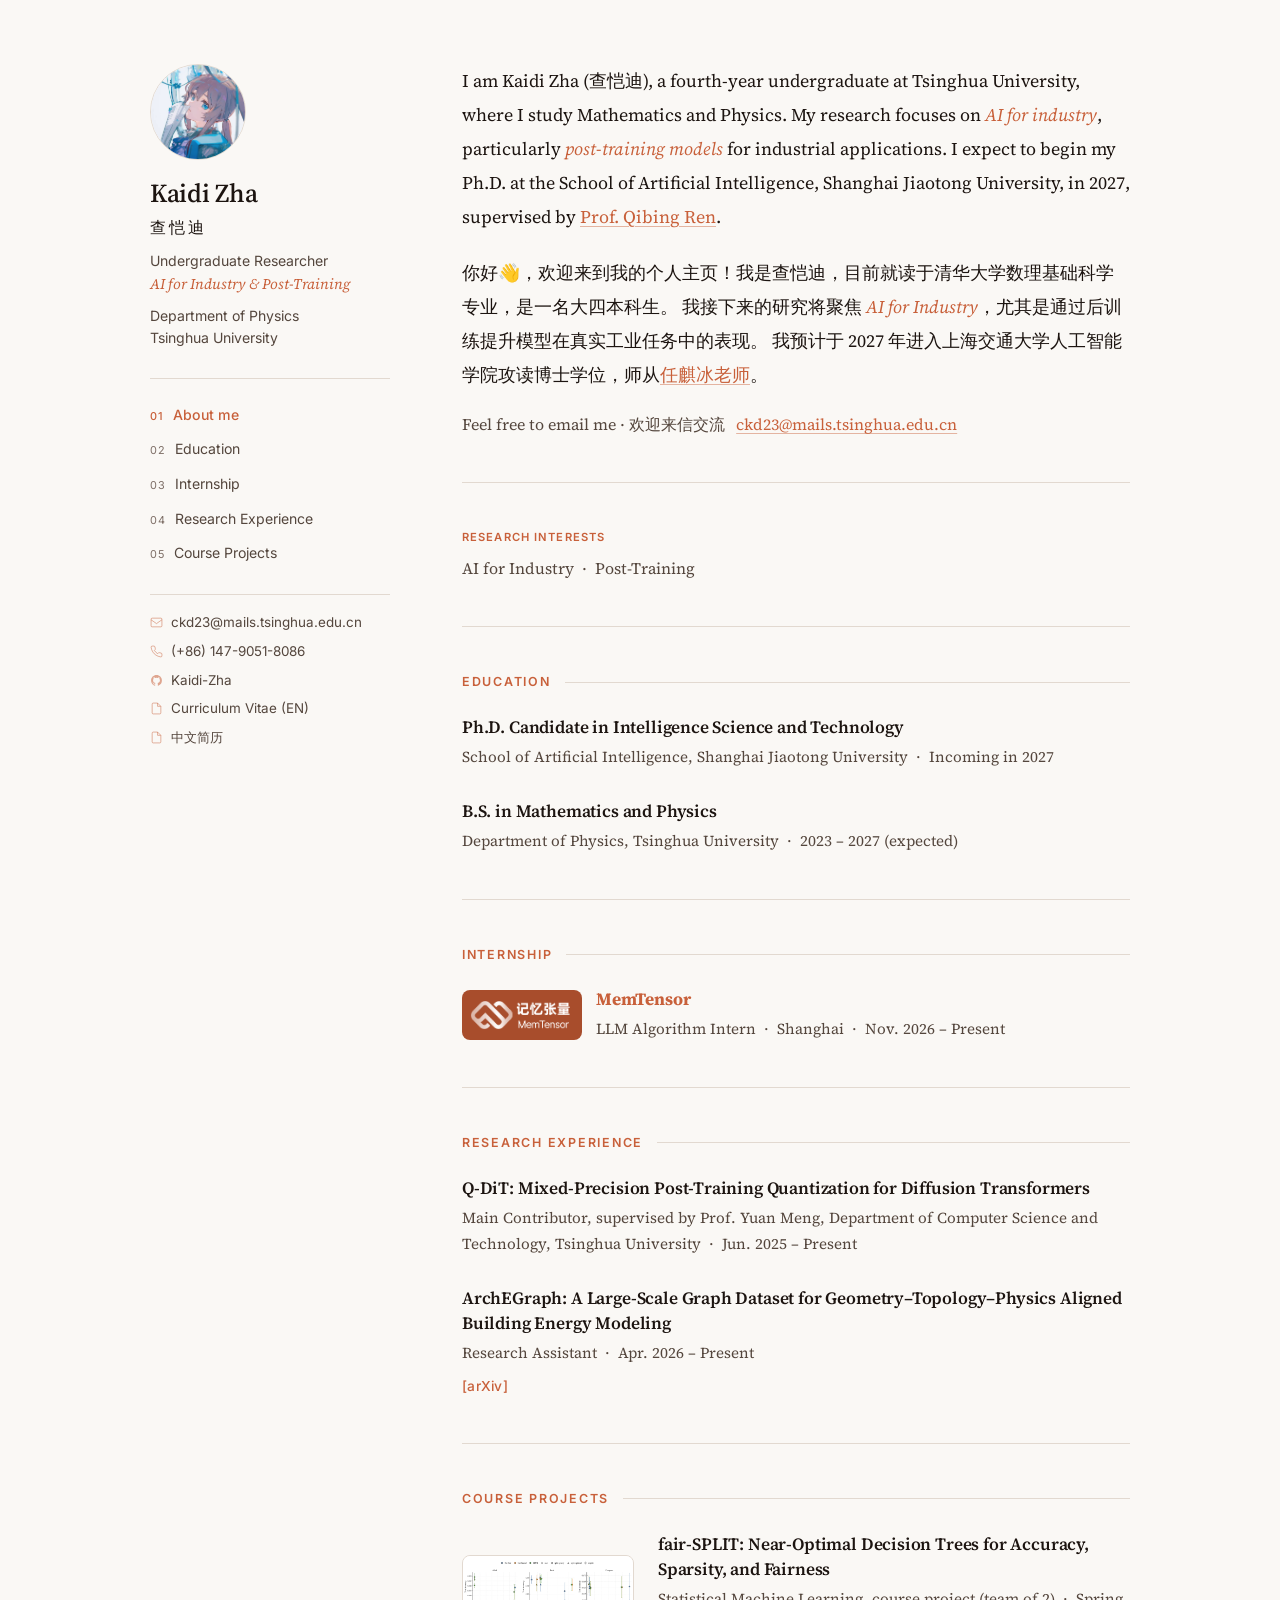
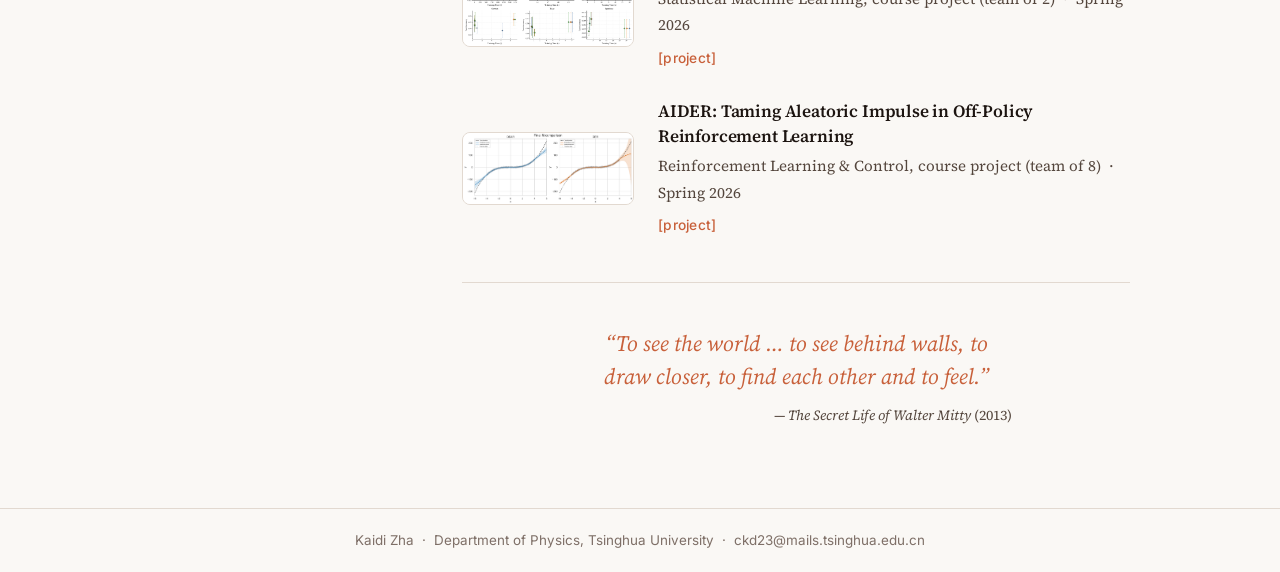
<file: index.html>
<!DOCTYPE html>
<html lang="en">
<head>
  <meta charset="UTF-8">
  <meta name="viewport" content="width=device-width, initial-scale=1.0">
  <meta name="description" content="Kaidi Zha (查恺迪) is a Tsinghua University undergraduate studying mathematics and physics and researching AI for industry and model post-training.">
  <meta name="robots" content="index,follow">
  <meta name="google-site-verification" content="t2vJsCq-tnuLvbwlPQ9pcr9ioPnutmh4Z7WQYjHihfY">
  <link rel="canonical" href="https://kaidi-zha.github.io/">
  <meta property="og:type" content="profile">
  <meta property="og:url" content="https://kaidi-zha.github.io/">
  <meta property="og:title" content="Kaidi Zha (查恺迪) | Tsinghua University">
  <meta property="og:description" content="Kaidi Zha (查恺迪) is a Tsinghua University undergraduate studying mathematics and physics and researching AI for industry and model post-training.">
  <meta property="og:image" content="https://kaidi-zha.github.io/assets/avatar.jpg">
  <meta property="og:site_name" content="Kaidi Zha">
  <meta property="og:locale" content="en_US">
  <meta name="twitter:card" content="summary">
  <meta name="twitter:title" content="Kaidi Zha (查恺迪) | Tsinghua University">
  <meta name="twitter:description" content="Kaidi Zha (查恺迪) is a Tsinghua University undergraduate studying mathematics and physics and researching AI for industry and model post-training.">
  <meta name="twitter:image" content="https://kaidi-zha.github.io/assets/avatar.jpg">
  <title>Kaidi Zha (查恺迪) | Tsinghua University</title>
  <script type="application/ld+json">
  {
    "@context": "https://schema.org",
    "@type": "ProfilePage",
    "url": "https://kaidi-zha.github.io/",
    "mainEntity": {
      "@type": "Person",
      "name": "Kaidi Zha",
      "alternateName": "查恺迪",
      "url": "https://kaidi-zha.github.io/",
      "image": "https://kaidi-zha.github.io/assets/avatar.jpg",
      "email": "mailto:ckd23@mails.tsinghua.edu.cn",
      "jobTitle": "Undergraduate Researcher",
      "affiliation": {
        "@type": "CollegeOrUniversity",
        "name": "Tsinghua University",
        "alternateName": "清华大学"
      },
      "knowsAbout": ["AI for Industry", "Model Post-Training"],
      "sameAs": ["https://github.com/Kaidi-Zha"]
    }
  }
  </script>
  <link rel="preconnect" href="https://fonts.googleapis.com">
  <link rel="preconnect" href="https://fonts.gstatic.com" crossorigin>
  <link href="https://fonts.googleapis.com/css2?family=Inter:wght@300;400;500;600&family=Source+Serif+4:ital,opsz,wght@0,8..60,300..700;1,8..60,300..700&display=swap" rel="stylesheet">
  <link rel="stylesheet" href="assets/css/style.css">
</head>
<body>

  <div class="layout">

    <!-- ── Sidebar ── -->
    <aside class="sidebar">
      <img src="assets/avatar.jpg" alt="Kaidi Zha (查恺迪)" class="avatar">
      <h1>
        Kaidi Zha
        <span class="zh-name" lang="zh-Hans">查恺迪</span>
      </h1>
      <p class="role">Undergraduate Researcher</p>
      <p class="role focus"><em>AI for Industry &amp; Post-Training</em></p>
      <p class="affil">Department of Physics<br>Tsinghua University</p>

      <nav class="side-nav">
        <a href="#about">About me</a>
        <a href="#education">Education</a>
        <a href="#internship">Internship</a>
        <a href="#research">Research Experience</a>
        <a href="#projects">Course Projects</a>
      </nav>

      <ul class="contact-list">
        <li>
          <svg viewBox="0 0 24 24" fill="none" stroke="currentColor" stroke-width="1.6"><rect x="2" y="4" width="20" height="16" rx="2"/><path d="m2 7 10 7 10-7"/></svg>
          <a href="mailto:ckd23@mails.tsinghua.edu.cn">ckd23@mails.tsinghua.edu.cn</a>
        </li>
        <li>
          <svg viewBox="0 0 24 24" fill="none" stroke="currentColor" stroke-width="1.6"><path d="M22 16.92v3a2 2 0 0 1-2.18 2 19.79 19.79 0 0 1-8.63-3.07 19.5 19.5 0 0 1-6-6A19.79 19.79 0 0 1 2.12 4.18 2 2 0 0 1 4.11 2h3a2 2 0 0 1 2 1.72c.127.96.361 1.903.7 2.81a2 2 0 0 1-.45 2.11L8.09 9.91a16 16 0 0 0 6 6l1.27-1.27a2 2 0 0 1 2.11-.45c.907.339 1.85.573 2.81.7A2 2 0 0 1 22 16.92z"/></svg>
          <a href="tel:+8614790518086">(+86) 147-9051-8086</a>
        </li>
        <li>
          <svg viewBox="0 0 24 24" fill="currentColor"><path d="M12 2C6.477 2 2 6.484 2 12.017c0 4.425 2.865 8.18 6.839 9.504.5.092.682-.217.682-.483 0-.237-.008-.868-.013-1.703-2.782.605-3.369-1.343-3.369-1.343-.454-1.158-1.11-1.466-1.11-1.466-.908-.62.069-.608.069-.608 1.003.07 1.531 1.032 1.531 1.032.892 1.53 2.341 1.088 2.91.832.092-.647.35-1.088.636-1.338-2.22-.253-4.555-1.113-4.555-4.951 0-1.093.39-1.988 1.029-2.688-.103-.253-.446-1.272.098-2.65 0 0 .84-.27 2.75 1.026A9.564 9.564 0 0 1 12 6.844a9.59 9.59 0 0 1 2.504.337c1.909-1.296 2.747-1.027 2.747-1.027.546 1.379.202 2.398.1 2.651.64.7 1.028 1.595 1.028 2.688 0 3.848-2.339 4.695-4.566 4.943.359.309.678.92.678 1.855 0 1.338-.012 2.419-.012 2.747 0 .268.18.58.688.482A10.02 10.02 0 0 0 22 12.017C22 6.484 17.522 2 12 2z"/></svg>
          <a href="https://github.com/Kaidi-Zha" target="_blank" rel="noopener">Kaidi-Zha</a>
        </li>
        <li>
          <svg viewBox="0 0 24 24" fill="none" stroke="currentColor" stroke-width="1.6"><path d="M14 2H6a2 2 0 0 0-2 2v16a2 2 0 0 0 2 2h12a2 2 0 0 0 2-2V8z"/><polyline points="14 2 14 8 20 8"/></svg>
          <a href="assets/CV.pdf" target="_blank" rel="noopener">Curriculum Vitae (EN)</a>
        </li>
        <li>
          <svg viewBox="0 0 24 24" fill="none" stroke="currentColor" stroke-width="1.6"><path d="M14 2H6a2 2 0 0 0-2 2v16a2 2 0 0 0 2 2h12a2 2 0 0 0 2-2V8z"/><polyline points="14 2 14 8 20 8"/></svg>
          <a href="assets/CV-zh.pdf" target="_blank" rel="noopener">中文简历</a>
        </li>
      </ul>
    </aside>

    <!-- ── Main content ── -->
    <main>

      <section id="about">
        <p class="bio">
          I am Kaidi Zha (<span lang="zh-Hans">查恺迪</span>), a fourth-year undergraduate at Tsinghua University, where I study Mathematics and Physics.
          My research focuses on <em>AI for industry</em>, particularly <em>post-training models</em> for industrial applications.
          I expect to begin my Ph.D. at the School of Artificial Intelligence, Shanghai Jiaotong University, in 2027, supervised by <a href="https://renqibing.github.io/" target="_blank" rel="noopener">Prof. Qibing Ren</a>.
        </p>
        <p class="bio" lang="zh-Hans">
          你好👋，欢迎来到我的个人主页！我是查恺迪，目前就读于清华大学数理基础科学专业，是一名大四本科生。
          我接下来的研究将聚焦 <em lang="en">AI for Industry</em>，尤其是通过后训练提升模型在真实工业任务中的表现。
          我预计于 2027 年进入上海交通大学人工智能学院攻读博士学位，师从<a href="https://renqibing.github.io/" target="_blank" rel="noopener">任麒冰老师</a>。
        </p>
        <p class="bio-contact">
          <span>Feel free to email me · <span lang="zh-Hans">欢迎来信交流</span></span>
          <a href="mailto:ckd23@mails.tsinghua.edu.cn">ckd23@mails.tsinghua.edu.cn</a>
        </p>
      </section>

      <hr>

      <p class="interests-line">
        <span class="label">Research Interests</span>
        AI for Industry &nbsp;·&nbsp; Post-Training
      </p>

      <hr>

      <section id="education">
        <h2>Education</h2>

        <div class="entry">
          <div class="entry-title">Ph.D. Candidate in Intelligence Science and Technology</div>
          <div class="entry-meta">School of Artificial Intelligence, Shanghai Jiaotong University &nbsp;·&nbsp; Incoming in 2027</div>
        </div>

        <div class="entry">
          <div class="entry-title">B.S. in Mathematics and Physics</div>
          <div class="entry-meta">Department of Physics, Tsinghua University &nbsp;·&nbsp; 2023 – 2027 (expected)</div>
        </div>
      </section>

      <hr>

      <section id="internship">
        <h2>Internship</h2>

        <div class="entry internship-entry">
          <img class="internship-logo" src="assets/img/memtensor-logo.png" alt="" width="120" height="50">
          <div>
            <div class="entry-title"><a class="internship-company" href="https://www.memtensor.cn/" target="_blank" rel="noopener">MemTensor</a></div>
            <div class="entry-meta">LLM Algorithm Intern &nbsp;·&nbsp; Shanghai &nbsp;·&nbsp; Nov.&nbsp;2026&nbsp;–&nbsp;Present</div>
          </div>
        </div>
      </section>

      <hr>

      <section id="research">
        <h2>Research Experience</h2>

        <div class="entry">
          <div class="entry-title">Q-DiT: Mixed-Precision Post-Training Quantization for Diffusion Transformers</div>
          <div class="entry-meta">Main Contributor, supervised by Prof. Yuan Meng, Department of Computer Science and Technology, Tsinghua University &nbsp;·&nbsp; Jun. 2025 – Present</div>
        </div>

        <div class="entry">
          <div class="entry-title">ArchEGraph: A Large-Scale Graph Dataset for Geometry–Topology–Physics Aligned Building Energy Modeling</div>
          <div class="entry-meta">Research Assistant &nbsp;·&nbsp; Apr. 2026 – Present</div>
          <div class="entry-linkrow"><a class="project-link" href="https://arxiv.org/abs/2608.06772" target="_blank" rel="noopener">[arXiv]</a></div>
        </div>
      </section>

      <hr>

      <section id="projects">
        <h2>Course Projects</h2>

        <div class="entry project-entry">
          <div class="entry-thumb">
            <a href="projects/fair-split.html"><img src="assets/img/fairsplit-accuracy-time.png" alt="Test accuracy vs. training time on six benchmarks" loading="lazy"></a>
          </div>
          <div class="entry-body">
            <div class="entry-title">fair-SPLIT: Near-Optimal Decision Trees for Accuracy, Sparsity, and Fairness</div>
            <div class="entry-meta">Statistical Machine Learning, course project (team of 2) &nbsp;·&nbsp; Spring 2026</div>
            <div class="entry-linkrow"><a class="project-link" href="projects/fair-split.html">[project]</a></div>
          </div>
        </div>

        <div class="entry project-entry">
          <div class="entry-thumb">
            <a href="projects/aider.html"><img src="assets/img/aider-dear-fit.png" alt="DEAR vs. DER final fit comparison on the toy regression task" loading="lazy"></a>
          </div>
          <div class="entry-body">
            <div class="entry-title">AIDER: Taming Aleatoric Impulse in Off-Policy Reinforcement Learning</div>
            <div class="entry-meta">Reinforcement Learning &amp; Control, course project (team of 8) &nbsp;·&nbsp; Spring 2026</div>
            <div class="entry-linkrow"><a class="project-link" href="projects/aider.html">[project]</a></div>
          </div>
        </div>

      </section>

      <hr>

      <figure class="closing-quote">
        <blockquote>
          <p>“To see the world … to see behind walls, to draw closer, to find each other and to feel.”</p>
        </blockquote>
        <figcaption>— <cite>The Secret Life of Walter Mitty</cite> (2013)</figcaption>
      </figure>

    </main>
  </div>

  <footer>
    <p>Kaidi Zha &nbsp;·&nbsp; Department of Physics, Tsinghua University &nbsp;·&nbsp;
      <a href="mailto:ckd23@mails.tsinghua.edu.cn">ckd23@mails.tsinghua.edu.cn</a>
    </p>
  </footer>

  <script src="assets/js/main.js"></script>
  <script src="assets/js/analytics.js" defer></script>
</body>
</html>
</file>
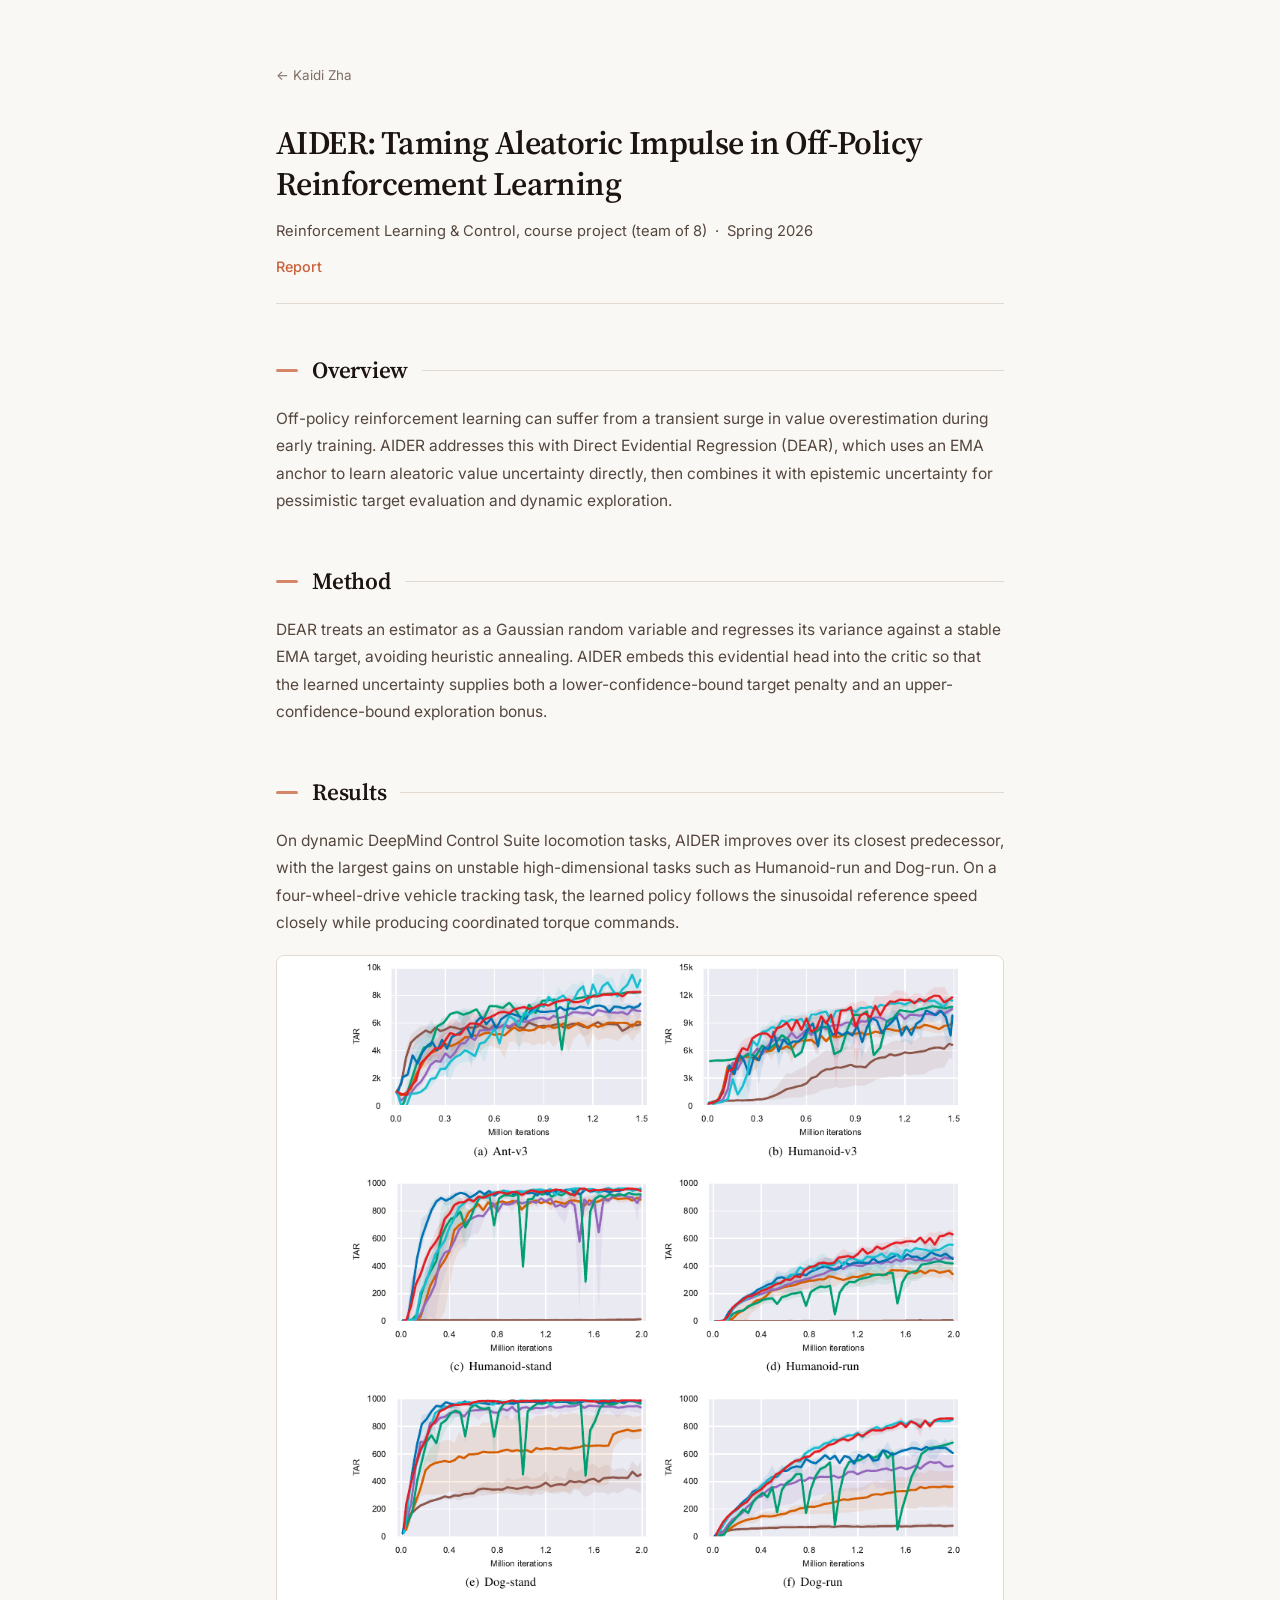
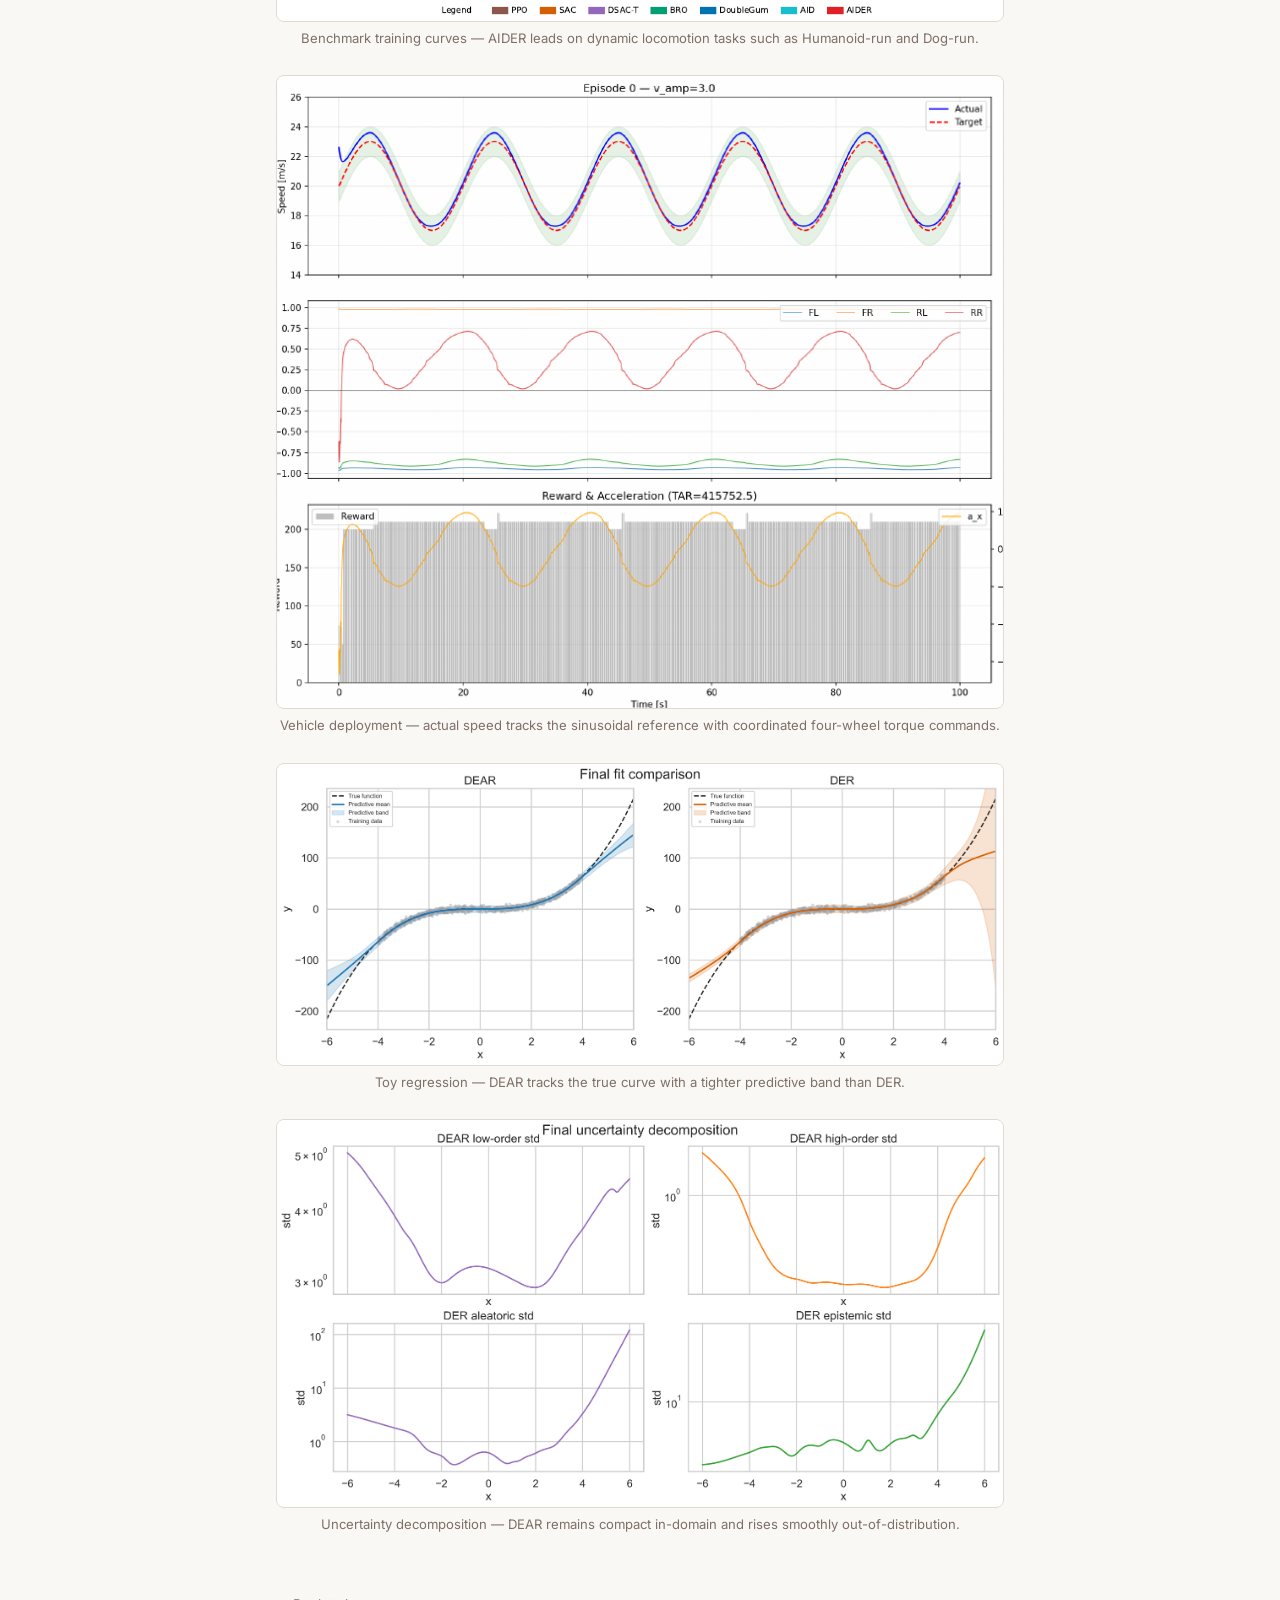
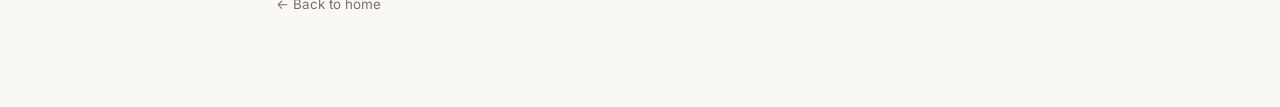
<file: projects/aider.html>
<!DOCTYPE html>
<html lang="en">
<head>
  <meta charset="UTF-8">
  <meta name="viewport" content="width=device-width, initial-scale=1.0">
  <meta name="description" content="AIDER uses evidential uncertainty modeling to reduce value overestimation in off-policy reinforcement learning.">
  <meta name="robots" content="index,follow">
  <link rel="canonical" href="https://kaidi-zha.github.io/projects/aider.html">
  <meta property="og:type" content="article">
  <meta property="og:url" content="https://kaidi-zha.github.io/projects/aider.html">
  <meta property="og:title" content="AIDER: Taming Aleatoric Impulse in Off-Policy Reinforcement Learning">
  <meta property="og:description" content="A course project by Kaidi Zha on evidential uncertainty modeling for off-policy reinforcement learning.">
  <title>AIDER — Kaidi Zha</title>
  <link rel="preconnect" href="https://fonts.googleapis.com">
  <link rel="preconnect" href="https://fonts.gstatic.com" crossorigin>
  <link href="https://fonts.googleapis.com/css2?family=Inter:wght@300;400;500;600&family=Source+Serif+4:ital,opsz,wght@0,8..60,300..700;1,8..60,300..700&display=swap" rel="stylesheet">
  <link rel="stylesheet" href="../assets/css/style.css">
</head>
<body class="project-page">

  <div class="project-wrap">
    <a class="back-link" href="../index.html">← Kaidi Zha</a>

    <h1 class="project-title">AIDER: Taming Aleatoric Impulse in Off-Policy Reinforcement Learning</h1>
    <p class="project-meta">Reinforcement Learning &amp; Control, course project (team of 8) &nbsp;·&nbsp; Spring 2026</p>
    <p class="project-links">
      <a href="../assets/projects/aider.pdf" target="_blank" rel="noopener">Report</a>
    </p>

    <section>
      <h2>Overview</h2>
      <p>Off-policy reinforcement learning can suffer from a transient surge in value overestimation during early training. AIDER addresses this with Direct Evidential Regression (DEAR), which uses an EMA anchor to learn aleatoric value uncertainty directly, then combines it with epistemic uncertainty for pessimistic target evaluation and dynamic exploration.</p>
    </section>

    <section>
      <h2>Method</h2>
      <p>DEAR treats an estimator as a Gaussian random variable and regresses its variance against a stable EMA target, avoiding heuristic annealing. AIDER embeds this evidential head into the critic so that the learned uncertainty supplies both a lower-confidence-bound target penalty and an upper-confidence-bound exploration bonus.</p>
    </section>

    <section>
      <h2>Results</h2>
      <p>On dynamic DeepMind Control Suite locomotion tasks, AIDER improves over its closest predecessor, with the largest gains on unstable high-dimensional tasks such as Humanoid-run and Dog-run. On a four-wheel-drive vehicle tracking task, the learned policy follows the sinusoidal reference speed closely while producing coordinated torque commands.</p>
      <div class="demo-grid">
        <figure>
          <a href="../assets/img/aider-dmc-curves.png"><img src="../assets/img/aider-dmc-curves.png" alt="Training curves of model-free algorithms on MuJoCo and DMC benchmarks" loading="lazy"></a>
          <figcaption>Benchmark training curves — AIDER leads on dynamic locomotion tasks such as Humanoid-run and Dog-run.</figcaption>
        </figure>
        <figure>
          <a href="../assets/img/aider-vehicle-tracking.png"><img src="../assets/img/aider-vehicle-tracking.png" alt="Vehicle speed tracking on a representative test episode" loading="lazy"></a>
          <figcaption>Vehicle deployment — actual speed tracks the sinusoidal reference with coordinated four-wheel torque commands.</figcaption>
        </figure>
        <figure>
          <a href="../assets/img/aider-dear-fit.png"><img src="../assets/img/aider-dear-fit.png" alt="DEAR vs. DER final fit comparison on the toy regression task" loading="lazy"></a>
          <figcaption>Toy regression — DEAR tracks the true curve with a tighter predictive band than DER.</figcaption>
        </figure>
        <figure>
          <a href="../assets/img/aider-uncertainty.png"><img src="../assets/img/aider-uncertainty.png" alt="Uncertainty decomposition of DEAR and DER" loading="lazy"></a>
          <figcaption>Uncertainty decomposition — DEAR remains compact in-domain and rises smoothly out-of-distribution.</figcaption>
        </figure>
      </div>
    </section>

    <p style="margin-top:56px;"><a class="back-link" href="../index.html" style="margin-bottom:0;">← Back to home</a></p>
  </div>

  <script src="../assets/js/main.js"></script>
  <script src="../assets/js/analytics.js" defer></script>
</body>
</html>
</file>
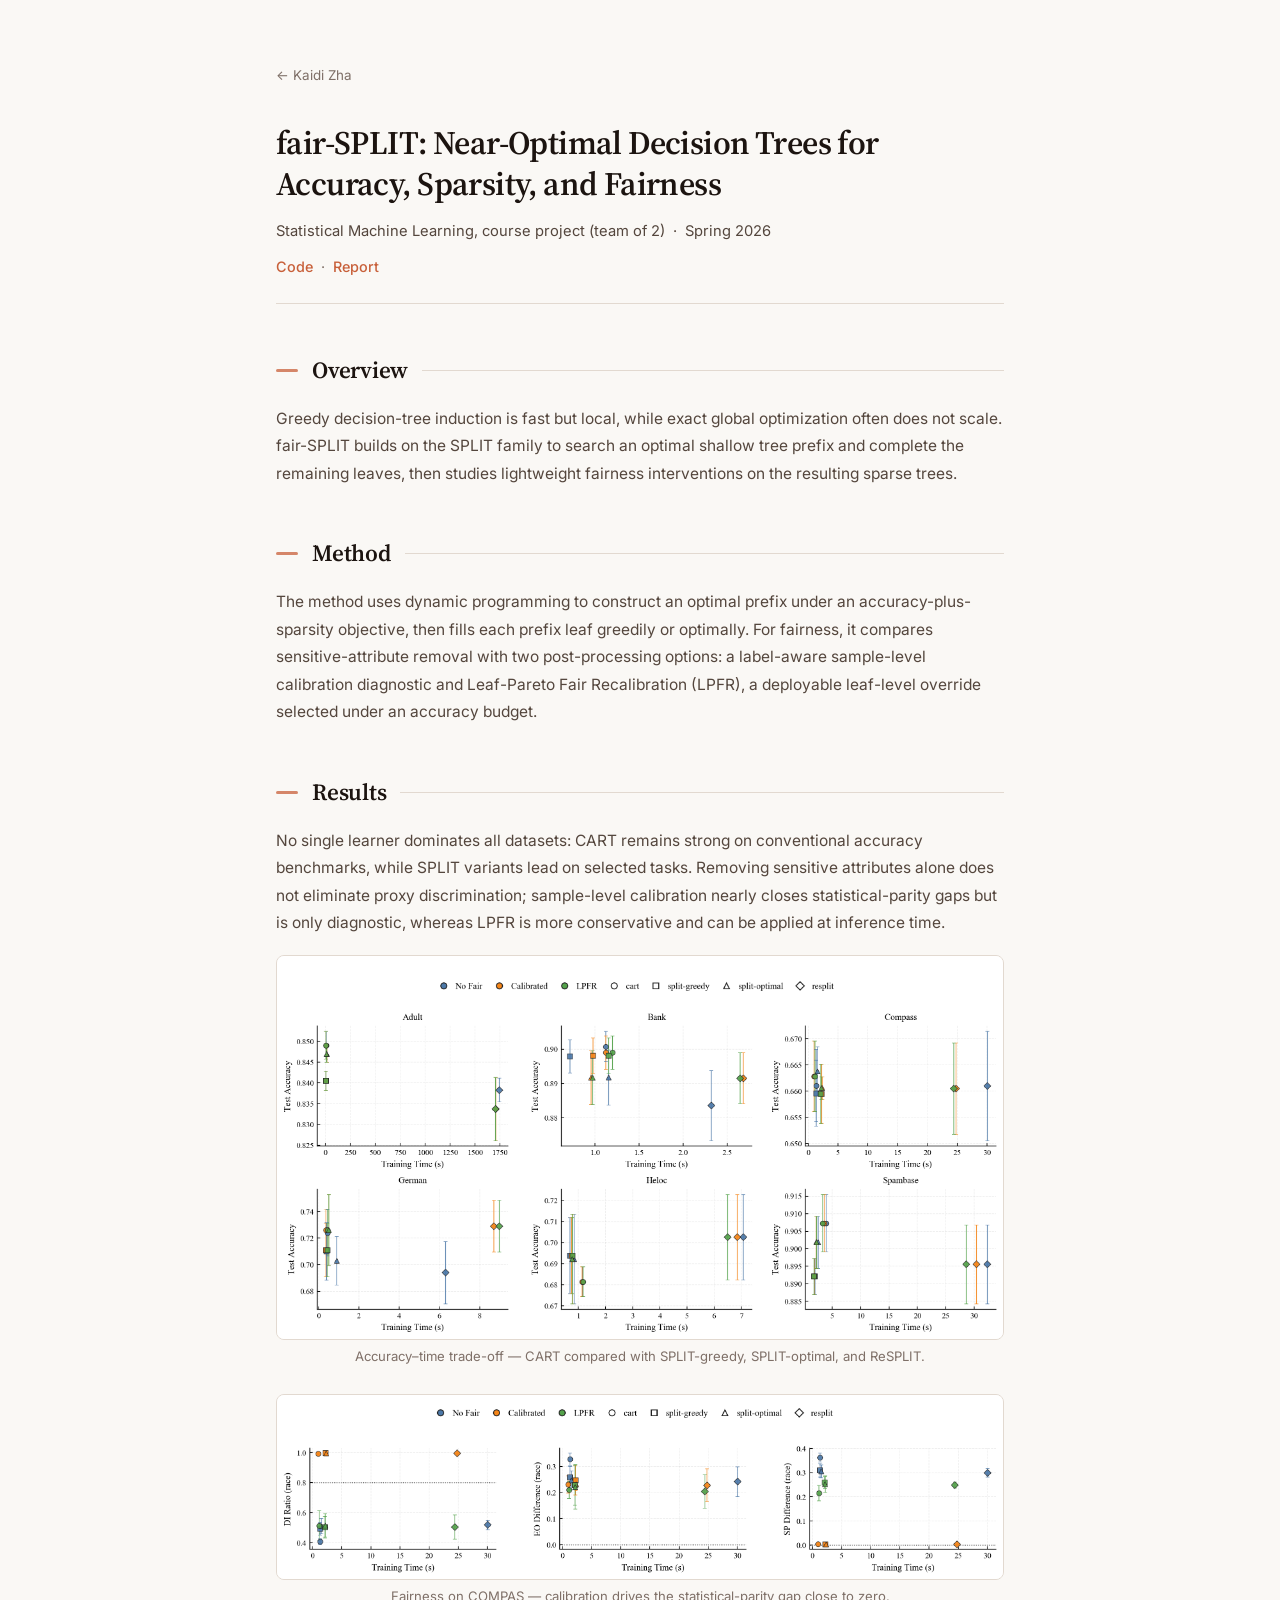
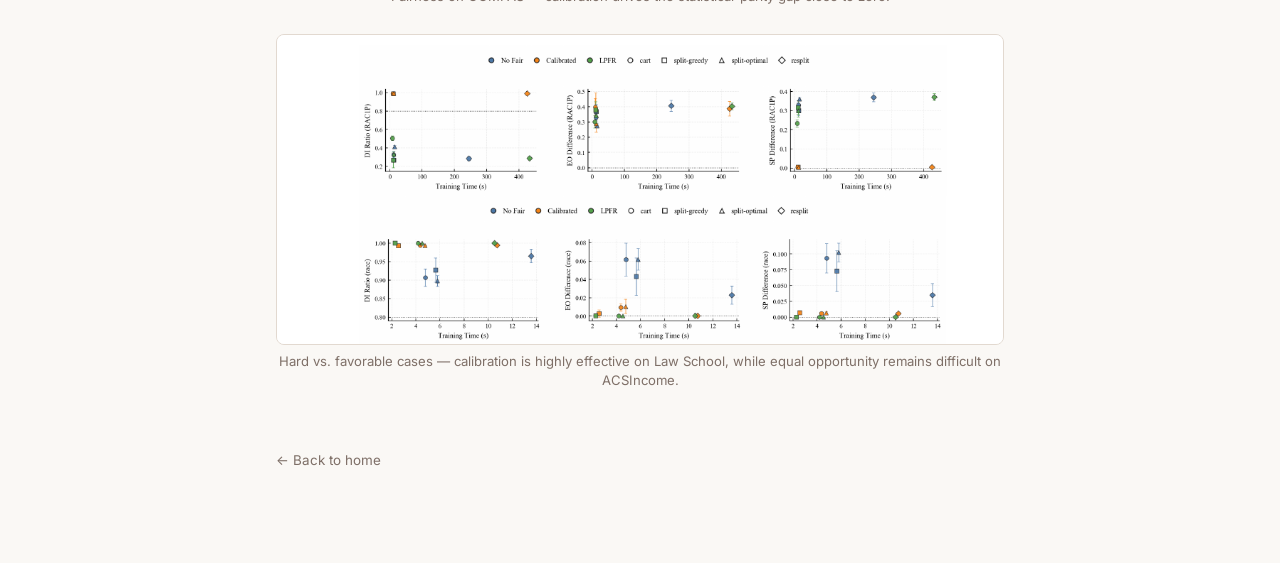
<file: projects/fair-split.html>
<!DOCTYPE html>
<html lang="en">
<head>
  <meta charset="UTF-8">
  <meta name="viewport" content="width=device-width, initial-scale=1.0">
  <meta name="description" content="fair-SPLIT studies near-optimal sparse decision trees with accuracy, sparsity, and fairness objectives.">
  <meta name="robots" content="index,follow">
  <link rel="canonical" href="https://kaidi-zha.github.io/projects/fair-split.html">
  <meta property="og:type" content="article">
  <meta property="og:url" content="https://kaidi-zha.github.io/projects/fair-split.html">
  <meta property="og:title" content="fair-SPLIT: Near-Optimal Decision Trees for Accuracy, Sparsity, and Fairness">
  <meta property="og:description" content="A course project by Kaidi Zha on near-optimal sparse decision trees and fairness interventions.">
  <title>fair-SPLIT — Kaidi Zha</title>
  <link rel="preconnect" href="https://fonts.googleapis.com">
  <link rel="preconnect" href="https://fonts.gstatic.com" crossorigin>
  <link href="https://fonts.googleapis.com/css2?family=Inter:wght@300;400;500;600&family=Source+Serif+4:ital,opsz,wght@0,8..60,300..700;1,8..60,300..700&display=swap" rel="stylesheet">
  <link rel="stylesheet" href="../assets/css/style.css">
</head>
<body class="project-page">

  <div class="project-wrap">
    <a class="back-link" href="../index.html">← Kaidi Zha</a>

    <h1 class="project-title">fair-SPLIT: Near-Optimal Decision Trees for Accuracy, Sparsity, and Fairness</h1>
    <p class="project-meta">Statistical Machine Learning, course project (team of 2) &nbsp;·&nbsp; Spring 2026</p>
    <p class="project-links">
      <a href="https://github.com/illusionsin30/fair-SPLIT" target="_blank" rel="noopener">Code</a>
      &nbsp;·&nbsp;
      <a href="../assets/projects/fair-split.pdf" target="_blank" rel="noopener">Report</a>
    </p>

    <section>
      <h2>Overview</h2>
      <p>Greedy decision-tree induction is fast but local, while exact global optimization often does not scale. fair-SPLIT builds on the SPLIT family to search an optimal shallow tree prefix and complete the remaining leaves, then studies lightweight fairness interventions on the resulting sparse trees.</p>
    </section>

    <section>
      <h2>Method</h2>
      <p>The method uses dynamic programming to construct an optimal prefix under an accuracy-plus-sparsity objective, then fills each prefix leaf greedily or optimally. For fairness, it compares sensitive-attribute removal with two post-processing options: a label-aware sample-level calibration diagnostic and Leaf-Pareto Fair Recalibration (LPFR), a deployable leaf-level override selected under an accuracy budget.</p>
    </section>

    <section>
      <h2>Results</h2>
      <p>No single learner dominates all datasets: CART remains strong on conventional accuracy benchmarks, while SPLIT variants lead on selected tasks. Removing sensitive attributes alone does not eliminate proxy discrimination; sample-level calibration nearly closes statistical-parity gaps but is only diagnostic, whereas LPFR is more conservative and can be applied at inference time.</p>
      <div class="demo-grid">
        <figure>
          <a href="../assets/img/fairsplit-accuracy-time.png"><img src="../assets/img/fairsplit-accuracy-time.png" alt="Test accuracy vs. training time on six benchmarks" loading="lazy"></a>
          <figcaption>Accuracy–time trade-off — CART compared with SPLIT-greedy, SPLIT-optimal, and ReSPLIT.</figcaption>
        </figure>
        <figure>
          <a href="../assets/img/fairsplit-fairness-compas.png"><img src="../assets/img/fairsplit-fairness-compas.png" alt="Fairness metrics on COMPAS (race) vs. training time" loading="lazy"></a>
          <figcaption>Fairness on COMPAS — calibration drives the statistical-parity gap close to zero.</figcaption>
        </figure>
        <figure>
          <a href="../assets/img/fairsplit-fairness-acsincome-lawschool.png"><img src="../assets/img/fairsplit-fairness-acsincome-lawschool.png" alt="Fairness metrics on ACSIncome (race) and Law School (race) vs. training time" loading="lazy"></a>
          <figcaption>Hard vs. favorable cases — calibration is highly effective on Law School, while equal opportunity remains difficult on ACSIncome.</figcaption>
        </figure>
      </div>
    </section>

    <p style="margin-top:56px;"><a class="back-link" href="../index.html" style="margin-bottom:0;">← Back to home</a></p>
  </div>

  <script src="../assets/js/main.js"></script>
  <script src="../assets/js/analytics.js" defer></script>
</body>
</html>
</file>
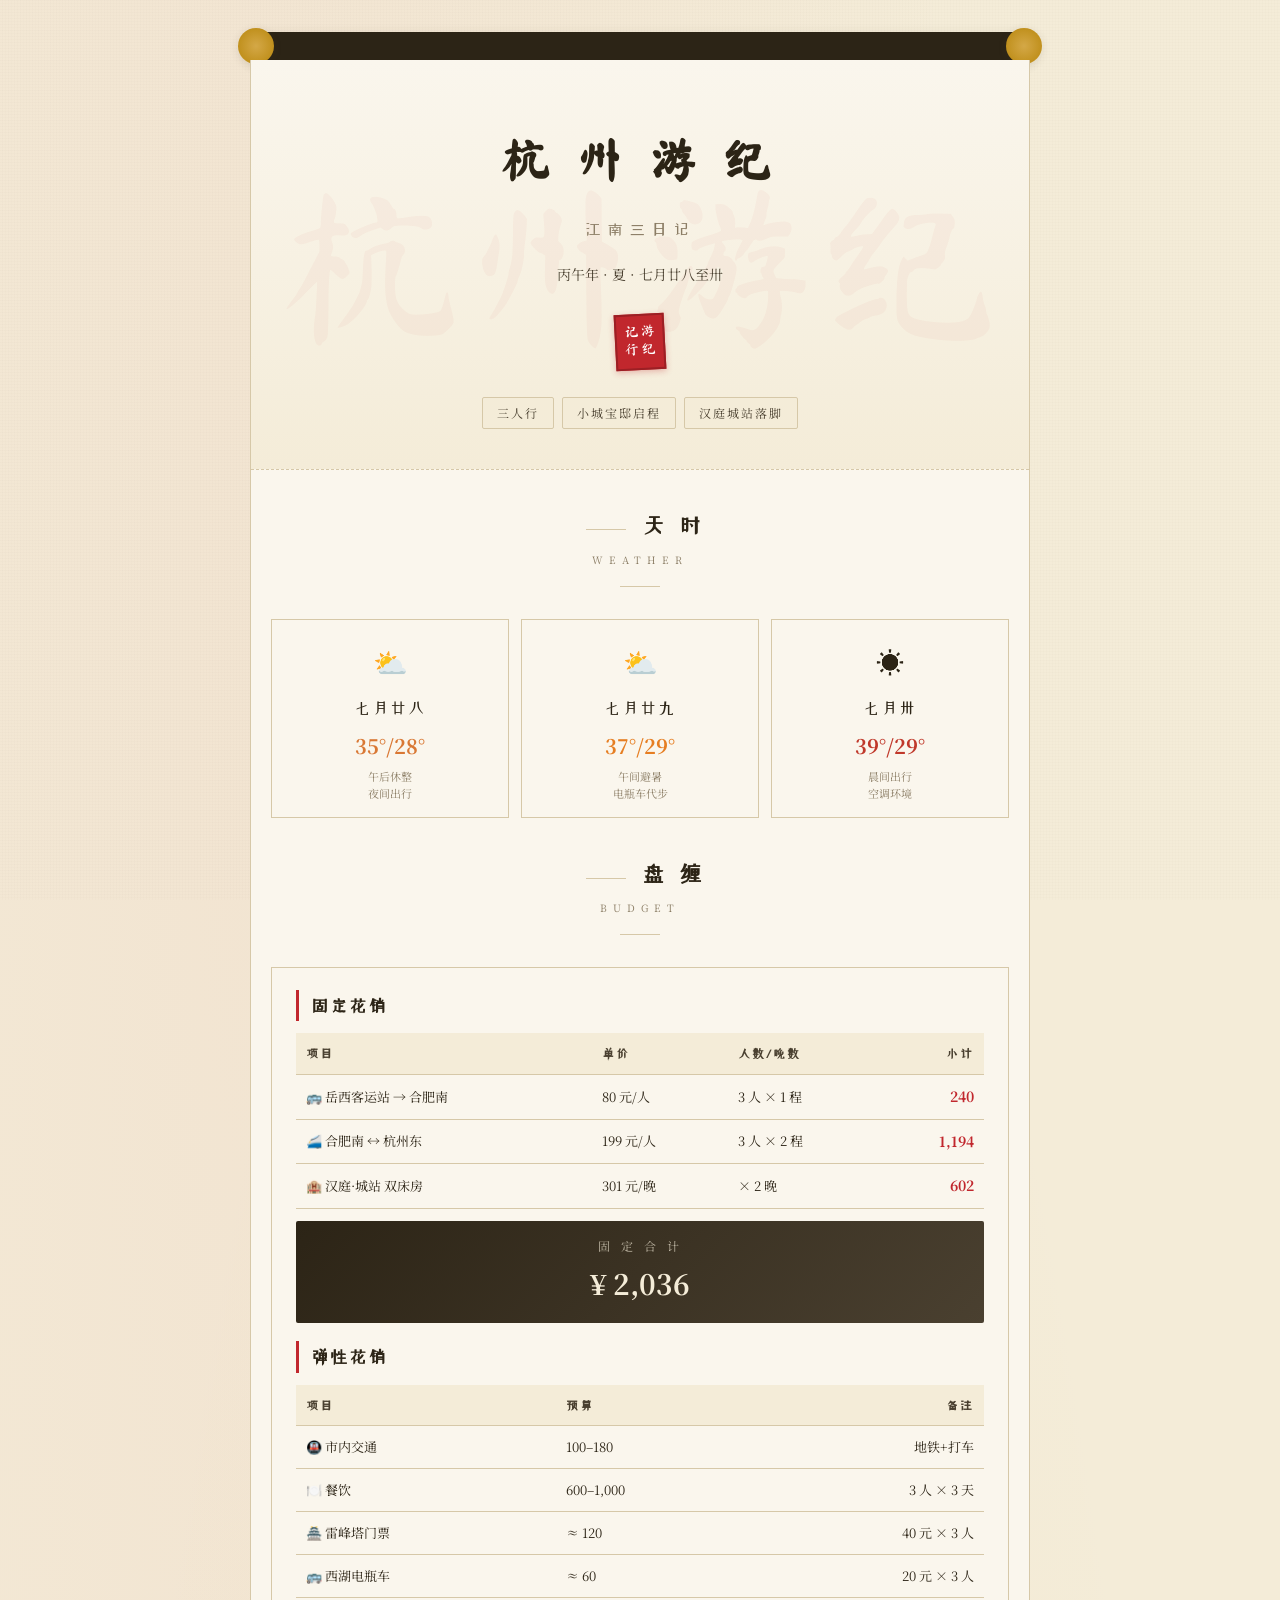
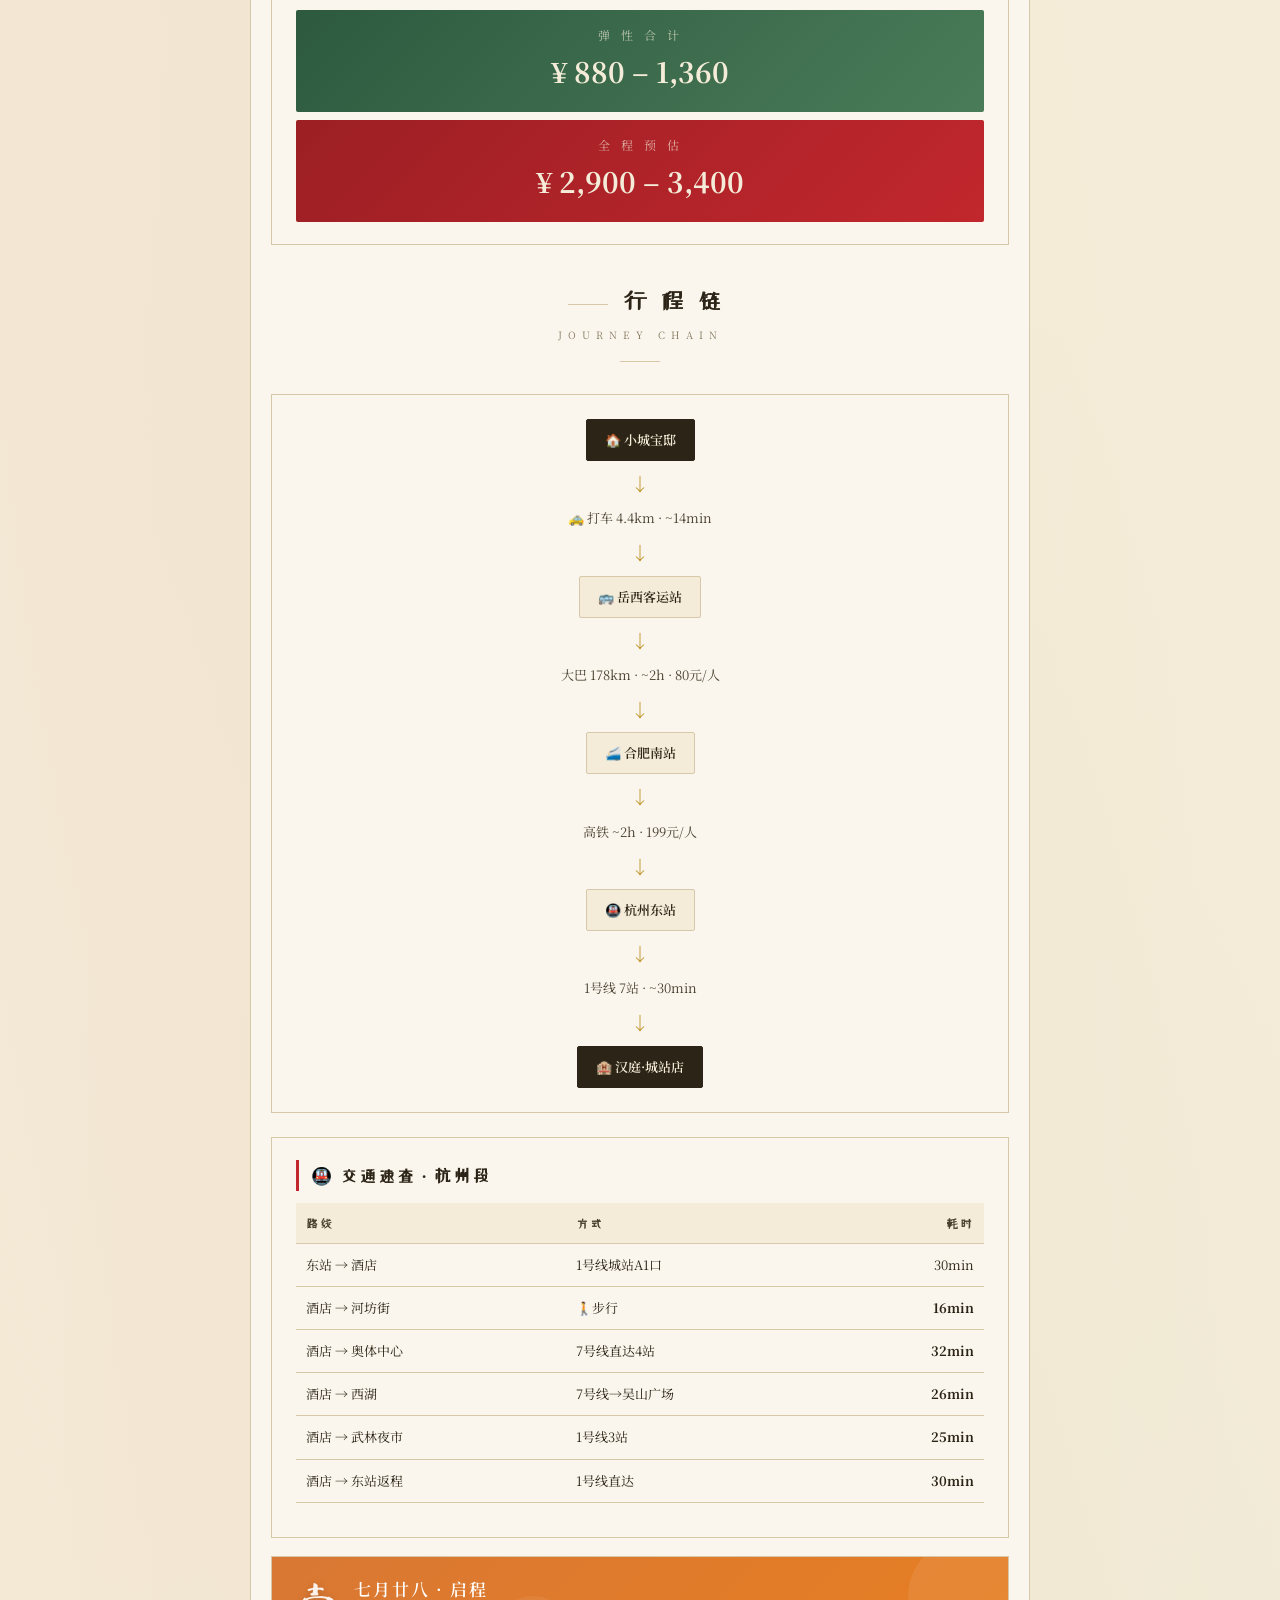
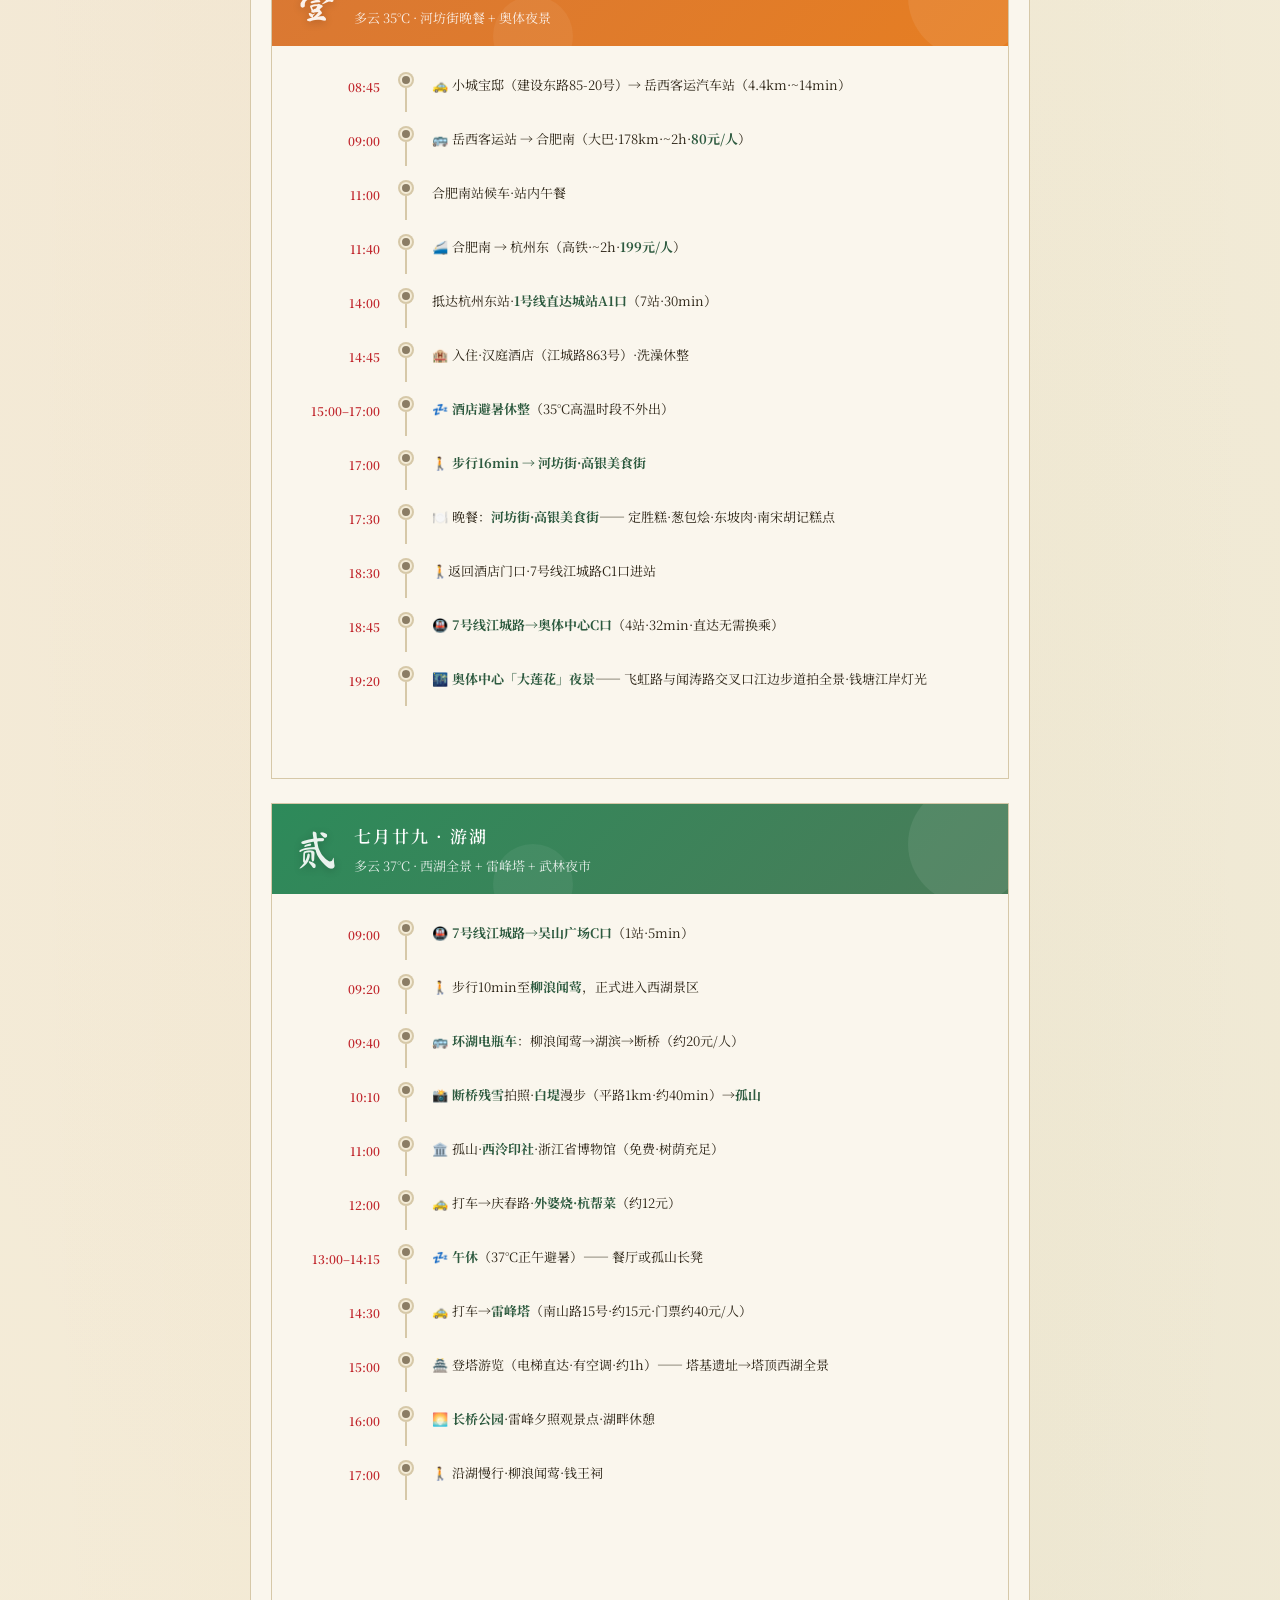
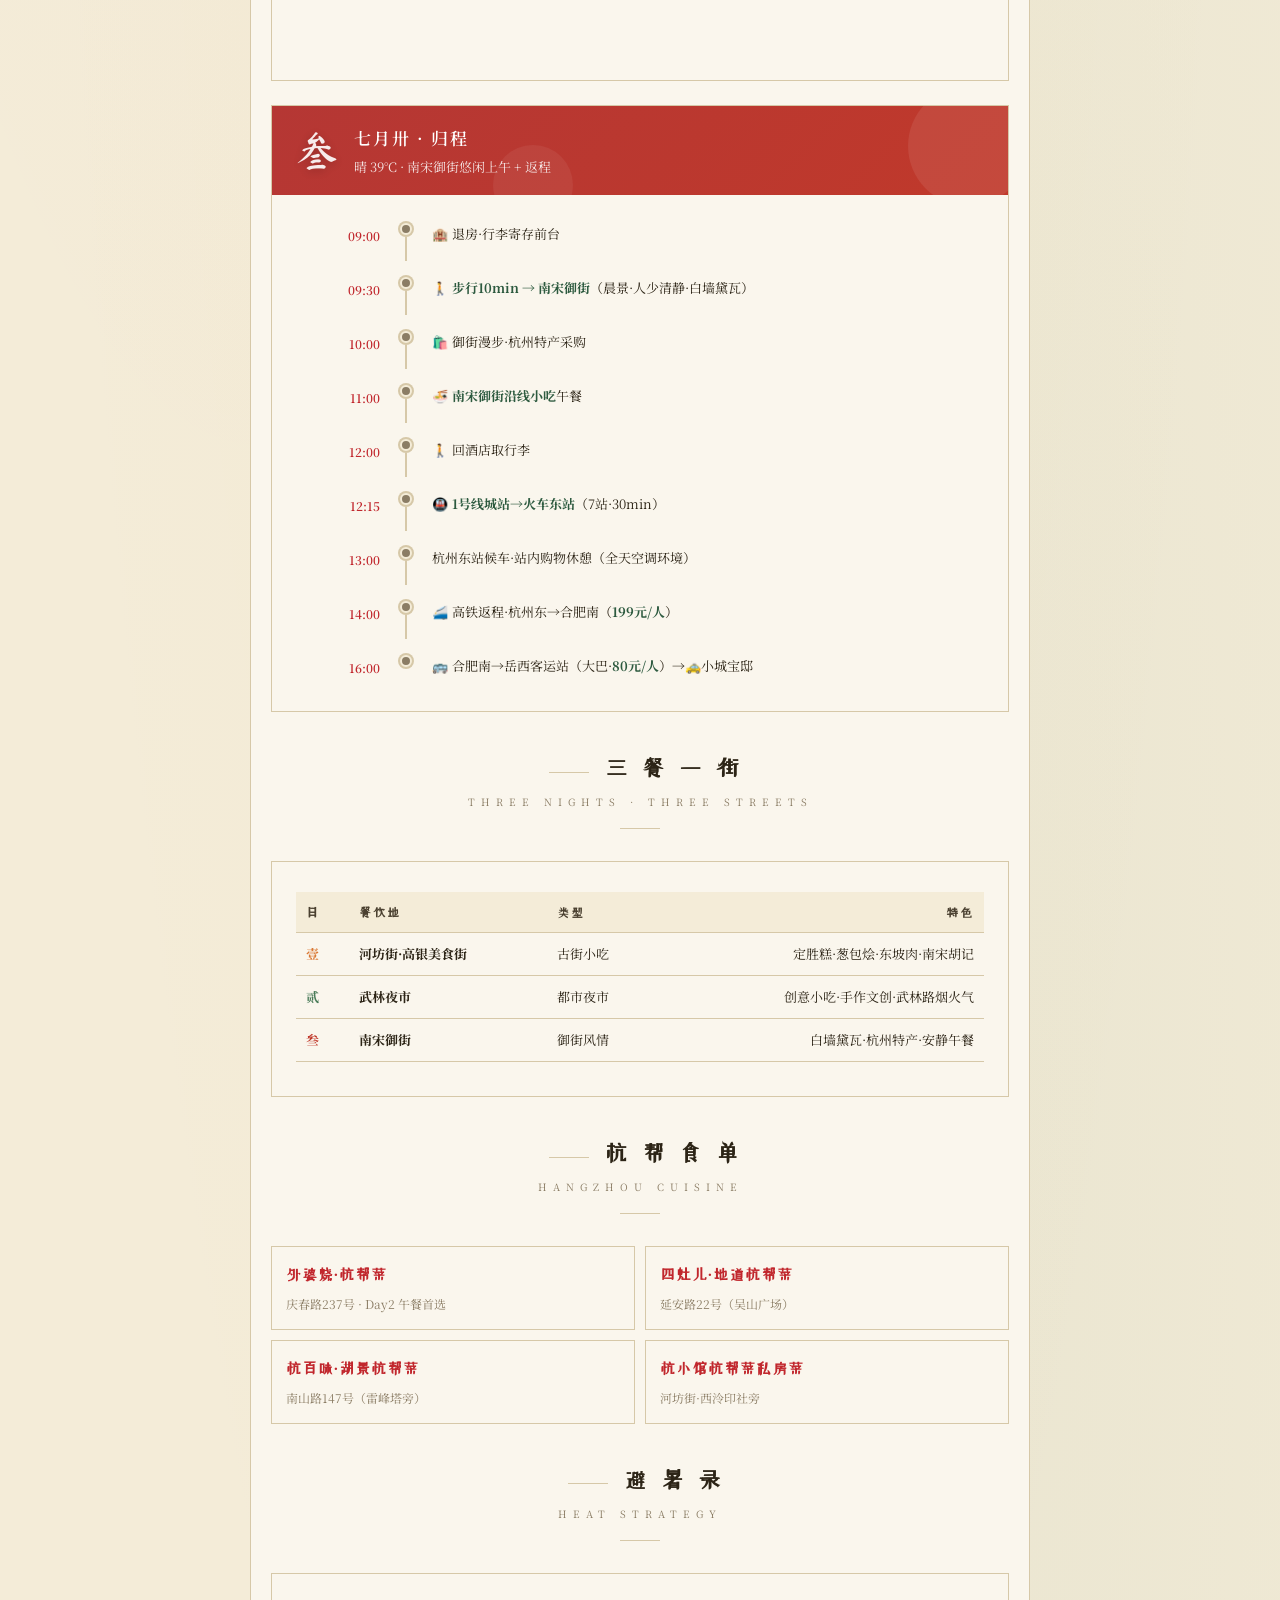
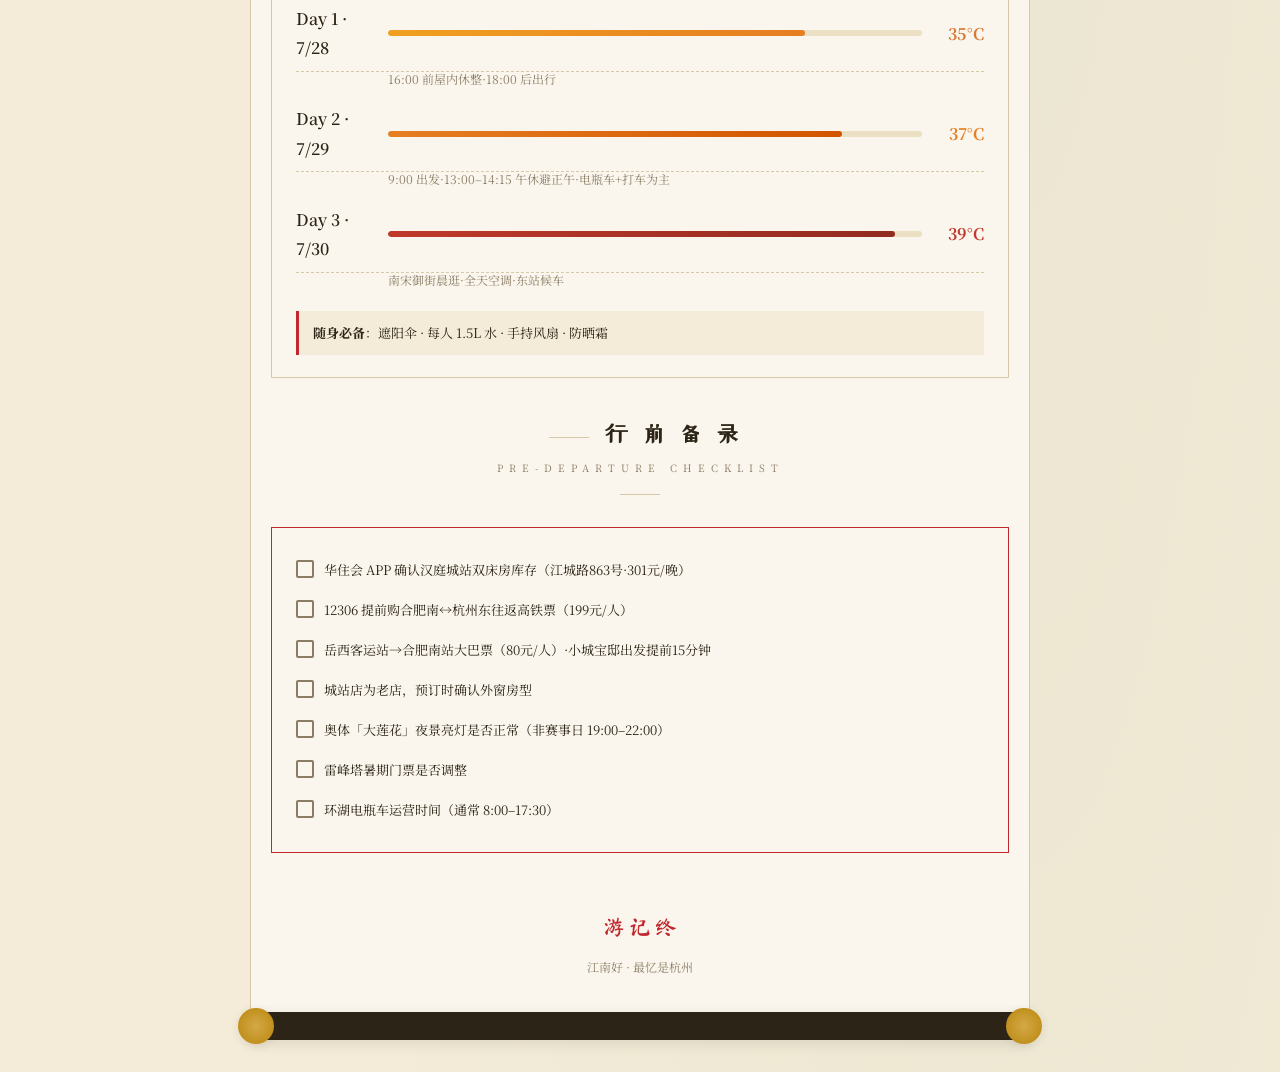
<file: travel/hangzhou-2026.html>
<!DOCTYPE html>
<html lang="zh-CN">
<head>
<meta charset="UTF-8">
<meta name="viewport" content="width=device-width, initial-scale=1.0">
<title>杭州游纪 · 三日行程</title>
<link href="https://fonts.googleapis.com/css2?family=Noto+Serif+SC:wght@400;600;700;900&family=Ma+Shan+Zheng&family=ZCOOL+XiaoWei&display=swap" rel="stylesheet">
<style>
  :root {
    --paper: #f4ecd8;
    --paper-light: #faf6ed;
    --paper-dark: #ebe0c4;
    --ink: #2c2416;
    --ink-soft: #4a4030;
    --ink-light: #8b7d65;
    --vermillion: #c1272d;
    --vermillion-deep: #9c1f24;
    --jade: #4a7c59;
    --jade-deep: #2d5a3f;
    --gold: #b8860b;
    --gold-soft: #d4a847;
    --border: #d6c8a8;
    --shadow: rgba(74,64,48,.12);
  }
  * { margin:0; padding:0; box-sizing:border-box; }
  html { scroll-behavior:smooth; }
  body {
    font-family: "Noto Serif SC", "Songti SC", "STSong", serif;
    background: var(--paper);
    background-image:
      radial-gradient(ellipse at 20% 10%, rgba(193,39,45,.04) 0%, transparent 50%),
      radial-gradient(ellipse at 80% 80%, rgba(74,124,89,.05) 0%, transparent 50%),
      radial-gradient(ellipse at 50% 50%, rgba(184,134,11,.03) 0%, transparent 70%);
    color: var(--ink);
    line-height: 1.85;
    padding: 0;
    min-height: 100vh;
  }
  /* 纸纹 */
  body::before {
    content:''; position:fixed; inset:0; pointer-events:none; z-index:0;
    background-image:
      repeating-linear-gradient(90deg, transparent, transparent 2px, rgba(74,64,48,.012) 2px, rgba(74,64,48,.012) 3px),
      repeating-linear-gradient(0deg, transparent, transparent 2px, rgba(74,64,48,.012) 2px, rgba(74,64,48,.012) 3px);
  }
  .container { max-width: 820px; margin: 0 auto; padding: 32px 20px; position:relative; z-index:1; }

  /* ========== 卷轴头部 ========== */
  .scroll-top, .scroll-bottom {
    height: 28px; background: var(--ink); border-radius: 6px;
    box-shadow: 0 4px 14px var(--shadow);
    position: relative;
  }
  .scroll-top::before, .scroll-top::after,
  .scroll-bottom::before, .scroll-bottom::after {
    content:''; position:absolute; top:50%; transform:translateY(-50%);
    width: 36px; height: 36px; border-radius:50%;
    background: radial-gradient(circle, var(--gold-soft), var(--gold));
    box-shadow: 0 2px 8px var(--shadow);
  }
  .scroll-top::before, .scroll-bottom::before { left:-12px; }
  .scroll-top::after, .scroll-bottom::after { right:-12px; }

  .scroll-body {
    background: var(--paper-light);
    padding: 0 0 24px;
    border-left: 1px solid var(--border);
    border-right: 1px solid var(--border);
    position: relative;
    overflow: hidden;
  }

  /* ========== 封面 ========== */
  .cover {
    text-align: center;
    padding: 56px 28px 40px;
    background: linear-gradient(180deg, var(--paper-light) 0%, var(--paper) 100%);
    border-bottom: 1px dashed var(--border);
    position: relative;
  }
  .cover::before {
    content: '杭州游纪'; position: absolute; top:50%; left:50%;
    transform: translate(-50%, -50%);
    font-family: "Ma Shan Zheng", serif;
    font-size: 180px; color: rgba(193,39,45,.04);
    white-space: nowrap; pointer-events:none; z-index:0;
  }
  .cover-inner { position: relative; z-index:1; }
  .cover h1 {
    font-family: "Ma Shan Zheng", "Noto Serif SC", serif;
    font-size: 48px; color: var(--ink); letter-spacing: 8px;
    margin-bottom: 10px;
  }
  .cover .subtitle {
    font-family: "ZCOOL XiaoWei", serif;
    font-size: 16px; color: var(--ink-light); letter-spacing: 6px;
  }
  .cover .date-range {
    margin: 18px 0;
    font-size: 14px; color: var(--ink-soft);
  }
  .seal {
    display: inline-block;
    background: var(--vermillion);
    color: #fff;
    font-family: "Ma Shan Zheng", serif;
    padding: 8px 6px;
    font-size: 14px;
    line-height: 1.2;
    writing-mode: vertical-rl;
    letter-spacing: 4px;
    border: 2px solid var(--vermillion-deep);
    box-shadow: 0 2px 6px rgba(193,39,45,.3);
    transform: rotate(-3deg);
    margin-top: 8px;
  }
  .cover-tags { display:flex; gap:8px; justify-content:center; flex-wrap:wrap; margin-top:18px; }
  .tag {
    padding: 4px 14px; font-size: 12px; letter-spacing: 2px;
    border: 1px solid var(--border); background: var(--paper);
    color: var(--ink-soft); border-radius: 2px;
  }

  /* ========== 段落标题 ========== */
  .section-title {
    text-align: center; margin: 36px 0 20px; position: relative;
  }
  .section-title::before, .section-title::after {
    content:''; display:inline-block; width: 40px; height: 1px;
    background: var(--border); vertical-align: middle; margin: 0 12px;
  }
  .section-title h2 {
    display: inline-block;
    font-family: "ZCOOL XiaoWei", serif;
    font-size: 22px; color: var(--ink); letter-spacing: 4px;
  }
  .section-title .en {
    display: block; font-size: 10px; color: var(--ink-light);
    letter-spacing: 6px; margin-top: 4px; text-transform: uppercase;
  }

  /* ========== 卡片 ========== */
  .card {
    background: var(--paper-light);
    margin: 0 20px 18px;
    padding: 22px 24px;
    border: 1px solid var(--border);
    position: relative;
    opacity: 0;
    transform: translateY(24px);
    transition: opacity .8s ease, transform .8s ease;
  }
  .card.reveal { opacity:1; transform: translateY(0); }
  .card::before {
    content:''; position:absolute; top:0; left:0; right:0; height: 2px;
    background: linear-gradient(90deg, transparent, var(--gold-soft), transparent);
    opacity: 0; transition: opacity .4s;
  }
  .card:hover::before { opacity: 1; }
  .card:hover { box-shadow: 0 8px 24px var(--shadow); }
  .card h3 {
    font-family: "ZCOOL XiaoWei", serif;
    font-size: 17px; color: var(--ink); margin-bottom: 12px;
    padding-left: 12px; border-left: 3px solid var(--vermillion);
    letter-spacing: 2px;
  }

  /* ========== 天气 ========== */
  .weather-wrap {
    display: flex; gap: 12px; justify-content: center; flex-wrap: wrap;
    margin: 0 20px 20px;
  }
  .weather-card {
    flex: 1; min-width: 140px;
    background: var(--paper-light);
    border: 1px solid var(--border);
    padding: 16px 14px; text-align: center;
    opacity:0; transform: translateY(20px);
    transition: opacity .6s, transform .6s;
  }
  .weather-card.reveal { opacity:1; transform: translateY(0); }
  .weather-card:hover { transform: translateY(-4px); box-shadow: 0 6px 18px var(--shadow); }
  .w-icon { font-size: 28px; margin-bottom: 6px; }
  .w-day { font-family:"ZCOOL XiaoWei",serif; font-size:16px; letter-spacing:2px; color:var(--ink); }
  .w-temp { font-size: 20px; font-weight: 700; margin: 4px 0; }
  .w-strategy { font-size: 11px; color: var(--ink-light); margin-top: 4px; line-height:1.5; }

  /* ========== 出行链 ========== */
  .chain {
    margin: 0 20px 24px; padding: 24px 20px;
    background: var(--paper-light); border: 1px solid var(--border);
    opacity:0; transform: translateY(20px);
    transition: opacity .8s, transform .8s;
  }
  .chain.reveal { opacity:1; transform: translateY(0); }
  .chain-flow {
    display: flex; flex-direction: column; align-items: center; gap: 4px;
    font-size: 13px; color: var(--ink-soft);
  }
  .chain-node {
    padding: 8px 18px; background: var(--paper); border: 1px solid var(--border);
    border-radius: 2px; font-weight: 600; color: var(--ink);
    transition: all .3s;
  }
  .chain-node:hover { background: var(--vermillion); color:#fff; border-color: var(--vermillion); }
  .chain-node.start, .chain-node.end { background: var(--ink); color: var(--paper); border-color: var(--ink); }
  .chain-arrow {
    color: var(--gold); font-size: 18px; padding: 2px 0;
    animation: arrowPulse 2s ease-in-out infinite;
  }
  @keyframes arrowPulse { 0%,100%{opacity:.4;} 50%{opacity:1;} }

  /* ========== 表格 ========== */
  table { width:100%; border-collapse:collapse; margin: 8px 0 12px; font-size: 13px; }
  th, td { padding: 9px 10px; text-align:left; border-bottom: 1px solid var(--border); }
  th {
    background: var(--paper); font-family:"ZCOOL XiaoWei",serif;
    font-weight:600; font-size:12px; color:var(--ink-soft); letter-spacing:2px;
  }
  td:last-child, th:last-child { text-align:right; }
  .num { font-weight:700; color: var(--vermillion); font-size: 14px; }

  /* ========== 费用汇总 ========== */
  .cost-box {
    background: linear-gradient(135deg, var(--ink) 0%, var(--ink-soft) 100%);
    color: var(--paper); padding: 14px; text-align:center;
    margin-top: 12px; border-radius: 2px;
  }
  .cost-box .label { font-size: 12px; letter-spacing: 4px; opacity: .7; }
  .cost-box .amount { font-size: 28px; font-weight: 700; font-family:"Noto Serif SC",serif; }
  .cost-box.jade { background: linear-gradient(135deg, var(--jade-deep), var(--jade)); }
  .cost-box.red { background: linear-gradient(135deg, var(--vermillion-deep), var(--vermillion)); }

  /* ========== 日程卡片 ========== */
  .day-card {
    margin: 0 20px 24px;
    background: var(--paper-light);
    border: 1px solid var(--border);
    opacity:0; transform: translateY(24px);
    transition: opacity .8s ease, transform .8s ease;
    overflow: hidden;
  }
  .day-card.reveal { opacity:1; transform: translateY(0); }

  .day-banner {
    padding: 16px 24px; color: #fff;
    display: flex; align-items: center; gap: 16px;
    position: relative; overflow: hidden;
  }
  .day-banner::before {
    content:''; position:absolute; top:-20px; right:-20px;
    width: 120px; height: 120px; border-radius:50%;
    background: rgba(255,255,255,.08);
  }
  .day-banner::after {
    content:''; position:absolute; bottom:-30px; left:30%;
    width: 80px; height: 80px; border-radius:50%;
    background: rgba(255,255,255,.06);
  }
  .day-num-big {
    font-family: "Ma Shan Zheng", serif;
    font-size: 42px; line-height: 1; opacity: .9;
    text-shadow: 0 2px 8px rgba(0,0,0,.2);
    z-index:1;
  }
  .day-info { z-index:1; }
  .day-info .title { font-size: 17px; font-weight: 600; letter-spacing: 2px; }
  .day-info .desc { font-size: 13px; opacity: .85; margin-top: 2px; }

  .day1 .day-banner { background: linear-gradient(135deg, #d97834, #e67e22); }
  .day2 .day-banner { background: linear-gradient(135deg, #2d8a5a, #4a7c59); }
  .day3 .day-banner { background: linear-gradient(135deg, #b53734, #c0392b); }

  /* ========== 时间轴 ========== */
  .tl { padding: 20px 24px; }
  .tl-row {
    display: flex; align-items: flex-start; gap: 14px;
    padding: 8px 0; position: relative;
    opacity:0; transform: translateX(-12px);
    transition: opacity .5s ease, transform .5s ease;
  }
  .tl-row.reveal { opacity:1; transform: translateX(0); }
  .tl-time {
    flex-shrink: 0; width: 84px; text-align: right;
    font-weight: 600; font-size: 12px; color: var(--vermillion);
    font-family: "Noto Serif SC", serif; padding-top: 2px;
  }
  .tl-line {
    flex-shrink: 0; width: 24px; position: relative;
    display:flex; flex-direction:column; align-items:center;
  }
  .tl-dot {
    width: 12px; height: 12px; border-radius: 50%;
    border: 2px solid var(--paper); box-shadow: 0 0 0 2px var(--border);
    z-index: 1; background: var(--ink-light);
    transition: all .3s;
  }
  .tl-row:hover .tl-dot { transform: scale(1.4); box-shadow: 0 0 0 2px var(--vermillion); background: var(--vermillion); }
  .tl-bar {
    width: 2px; flex: 1; background: var(--border);
    min-height: 24px; margin-top: 2px;
  }
  .tl-row:last-child .tl-bar { display:none; }
  .tl-text {
    flex: 1; font-size: 13px; line-height: 1.7; padding-bottom: 6px;
  }
  .tl-text b { color: var(--jade-deep); }
  .tl-text .emoji { margin-right: 4px; }

  /* ========== 美食网格 ========== */
  .food-grid {
    display: grid; grid-template-columns: 1fr 1fr; gap: 10px;
    margin: 0 20px 18px;
  }
  .food-item {
    background: var(--paper-light); border: 1px solid var(--border);
    padding: 14px; opacity:0; transform: translateY(16px);
    transition: opacity .6s, transform .6s;
  }
  .food-item.reveal { opacity:1; transform: translateY(0); }
  .food-item:hover { background: var(--paper); border-color: var(--gold); }
  .food-item strong {
    display: block; font-family: "ZCOOL XiaoWei",serif;
    color: var(--vermillion); font-size: 15px; letter-spacing: 1px; margin-bottom: 4px;
  }
  .food-item .info { font-size: 12px; color: var(--ink-light); }

  /* ========== 高温表 ========== */
  .heat-card {
    margin: 0 20px 18px;
    background: var(--paper-light); border: 1px solid var(--border);
    padding: 22px 24px;
    opacity:0; transform: translateY(20px);
    transition: opacity .8s, transform .8s;
  }
  .heat-card.reveal { opacity:1; transform: translateY(0); }
  .heat-item { display:flex; align-items:center; gap:12px; padding: 8px 0; border-bottom: 1px dashed var(--border); }
  .heat-item:last-child { border-bottom: none; }
  .heat-day { font-weight:600; width: 80px; flex-shrink:0; }
  .heat-temp-bar { flex:1; height: 6px; background: var(--paper-dark); border-radius: 3px; overflow:hidden; }
  .heat-fill { height:100%; border-radius: 3px; width:0; transition: width 1.2s ease .3s; }
  .heat-fill.f1 { background: linear-gradient(90deg, #f0a020, #e67e22); }
  .heat-fill.f2 { background: linear-gradient(90deg, #e67e22, #d35400); }
  .heat-fill.f3 { background: linear-gradient(90deg, #c0392b, #922b21); }
  .heat-card.reveal .heat-fill.f1 { width: 78%; }
  .heat-card.reveal .heat-fill.f2 { width: 85%; }
  .heat-card.reveal .heat-fill.f3 { width: 95%; }
  .heat-temp-val { font-weight:700; width: 50px; text-align:right; flex-shrink:0; }
  .heat-strategy { font-size:12px; color: var(--ink-light); margin-left: 92px; margin-top: -4px; padding-bottom: 6px; }

  /* ========== 核验 ========== */
  .checklist {
    margin: 0 20px 24px; padding: 22px 24px;
    background: var(--paper-light);
    border: 1px solid var(--vermillion);
    opacity:0; transform: translateY(20px);
    transition: opacity .8s, transform .8s;
  }
  .checklist.reveal { opacity:1; transform: translateY(0); }
  .check-item {
    display: flex; align-items: flex-start; gap: 10px;
    padding: 8px 0; cursor: pointer; transition: all .2s;
    font-size: 13px;
  }
  .check-item:hover { padding-left: 6px; color: var(--vermillion); }
  .check-box {
    width: 18px; height: 18px; border: 2px solid var(--ink-light);
    flex-shrink: 0; margin-top: 2px; border-radius: 2px;
    transition: all .2s; display:flex; align-items:center; justify-content:center;
    font-size: 12px; color: transparent;
  }
  .check-item.done .check-box { background: var(--jade); border-color: var(--jade); color:#fff; }
  .check-item.done .check-box::before { content: '✓'; }
  .check-item.done .check-text { color: var(--ink-light); text-decoration: line-through; }

  /* ========== 浮动水墨 ========== */
  .ink-drop {
    position: fixed; pointer-events: none; z-index: 0;
    border-radius: 50%; opacity: 0;
    animation: inkFloat 15s linear infinite;
  }
  @keyframes inkFloat {
    0% { opacity:0; transform: translateY(0) scale(0.5); }
    20% { opacity: 0.08; }
    80% { opacity: 0.04; }
    100% { opacity:0; transform: translateY(-100vh) scale(1.2); }
  }

  /* ========== 顶部进度条 ========== */
  .progress {
    position: fixed; top: 0; left: 0; height: 3px;
    background: linear-gradient(90deg, var(--vermillion), var(--gold));
    z-index: 999; width: 0; transition: width .1s;
  }

  @media (max-width: 600px) {
    .container { padding: 16px 8px; }
    .cover h1 { font-size: 34px; letter-spacing: 4px; }
    .cover::before { font-size: 100px; }
    .card, .day-card, .heat-card, .checklist, .chain { margin-left:10px; margin-right:10px; padding: 16px; }
    .weather-wrap { margin: 0 10px 16px; }
    .food-grid { grid-template-columns: 1fr; margin: 0 10px 14px; }
    .tl-time { width: 64px; font-size: 11px; }
    .tl-text { font-size: 12px; }
    table { font-size: 11px; }
    th, td { padding: 6px 6px; }
  }
</style>
</head>
<body>

<div class="progress" id="progress"></div>

<!-- 浮动墨点 -->
<div class="ink-drop" style="left:10%; width:8px; height:8px; background:#2c2416; animation-delay:0s; bottom:0;"></div>
<div class="ink-drop" style="left:30%; width:6px; height:6px; background:#c1272d; animation-delay:4s; bottom:0;"></div>
<div class="ink-drop" style="left:60%; width:10px; height:10px; background:#4a7c59; animation-delay:8s; bottom:0;"></div>
<div class="ink-drop" style="left:85%; width:7px; height:7px; background:#b8860b; animation-delay:11s; bottom:0;"></div>

<div class="container">

  <!-- 卷轴顶 -->
  <div class="scroll-top"></div>
  <div class="scroll-body">

    <!-- 封面 -->
    <div class="cover">
      <div class="cover-inner">
        <h1>杭 州 游 纪</h1>
        <div class="subtitle">江南三日记</div>
        <div class="date-range">丙午年 · 夏 · 七月廿八至卅</div>
        <div class="seal">游纪<br>记行</div>
        <div class="cover-tags">
          <span class="tag">三人行</span>
          <span class="tag">小城宝邸启程</span>
          <span class="tag">汉庭城站落脚</span>
        </div>
      </div>
    </div>

    <!-- 天气 -->
    <div class="section-title reveal">
      <h2>天 时</h2>
      <span class="en">Weather</span>
    </div>
    <div class="weather-wrap">
      <div class="weather-card reveal">
        <div class="w-icon">⛅</div>
        <div class="w-day">七月廿八</div>
        <div class="w-temp" style="color:#d97834">35°/28°</div>
        <div class="w-strategy">午后休整<br>夜间出行</div>
      </div>
      <div class="weather-card reveal">
        <div class="w-icon">⛅</div>
        <div class="w-day">七月廿九</div>
        <div class="w-temp" style="color:#e67e22">37°/29°</div>
        <div class="w-strategy">午间避暑<br>电瓶车代步</div>
      </div>
      <div class="weather-card reveal">
        <div class="w-icon">☀️</div>
        <div class="w-day">七月卅</div>
        <div class="w-temp" style="color:#c0392b">39°/29°</div>
        <div class="w-strategy">晨间出行<br>空调环境</div>
      </div>
    </div>

    <!-- 费用 -->
    <div class="section-title reveal">
      <h2>盘 缠</h2>
      <span class="en">Budget</span>
    </div>
    <div class="card reveal">
      <h3>固定花销</h3>
      <table>
        <tr><th>项目</th><th>单价</th><th>人数/晚数</th><th>小计</th></tr>
        <tr><td>🚌 岳西客运站 → 合肥南</td><td>80 元/人</td><td>3 人 × 1 程</td><td class="num">240</td></tr>
        <tr><td>🚄 合肥南 ↔ 杭州东</td><td>199 元/人</td><td>3 人 × 2 程</td><td class="num">1,194</td></tr>
        <tr><td>🏨 汉庭·城站 双床房</td><td>301 元/晚</td><td>× 2 晚</td><td class="num">602</td></tr>
      </table>
      <div class="cost-box">
        <div class="label">固 定 合 计</div>
        <div class="amount">¥ 2,036</div>
      </div>

      <h3 style="margin-top:18px">弹性花销</h3>
      <table>
        <tr><th>项目</th><th>预算</th><th>备注</th></tr>
        <tr><td>🚇 市内交通</td><td>100–180</td><td>地铁+打车</td></tr>
        <tr><td>🍽️ 餐饮</td><td>600–1,000</td><td>3 人 × 3 天</td></tr>
        <tr><td>🏯 雷峰塔门票</td><td>≈ 120</td><td>40 元 × 3 人</td></tr>
        <tr><td>🚌 西湖电瓶车</td><td>≈ 60</td><td>20 元 × 3 人</td></tr>
      </table>
      <div class="cost-box jade">
        <div class="label">弹 性 合 计</div>
        <div class="amount">¥ 880 – 1,360</div>
      </div>
      <div class="cost-box red" style="margin-top:8px">
        <div class="label">全 程 预 估</div>
        <div class="amount">¥ 2,900 – 3,400</div>
      </div>
    </div>

    <!-- 出行链 -->
    <div class="section-title reveal">
      <h2>行 程 链</h2>
      <span class="en">Journey Chain</span>
    </div>
    <div class="chain reveal">
      <div class="chain-flow">
        <div class="chain-node start">🏠 小城宝邸</div>
        <div class="chain-arrow">↓</div>
        <div>🚕 打车 4.4km · ~14min</div>
        <div class="chain-arrow">↓</div>
        <div class="chain-node">🚌 岳西客运站</div>
        <div class="chain-arrow">↓</div>
        <div>大巴 178km · ~2h · 80元/人</div>
        <div class="chain-arrow">↓</div>
        <div class="chain-node">🚄 合肥南站</div>
        <div class="chain-arrow">↓</div>
        <div>高铁 ~2h · 199元/人</div>
        <div class="chain-arrow">↓</div>
        <div class="chain-node">🚇 杭州东站</div>
        <div class="chain-arrow">↓</div>
        <div>1号线 7站 · ~30min</div>
        <div class="chain-arrow">↓</div>
        <div class="chain-node end">🏨 汉庭·城站店</div>
      </div>
    </div>

    <!-- 交通速查 -->
    <div class="card reveal">
      <h3>🚇 交通速查 · 杭州段</h3>
      <table>
        <tr><th>路线</th><th>方式</th><th>耗时</th></tr>
        <tr><td>东站 → 酒店</td><td>1号线城站A1口</td><td>30min</td></tr>
        <tr><td>酒店 → 河坊街</td><td>🚶步行</td><td><b>16min</b></td></tr>
        <tr><td>酒店 → 奥体中心</td><td>7号线直达4站</td><td><b>32min</b></td></tr>
        <tr><td>酒店 → 西湖</td><td>7号线→吴山广场</td><td><b>26min</b></td></tr>
        <tr><td>酒店 → 武林夜市</td><td>1号线3站</td><td><b>25min</b></td></tr>
        <tr><td>酒店 → 东站返程</td><td>1号线直达</td><td><b>30min</b></td></tr>
      </table>
    </div>

    <!-- ============ Day 1 ============ -->
    <div class="day-card day1 reveal">
      <div class="day-banner">
        <div class="day-num-big">壹</div>
        <div class="day-info">
          <div class="title">七月廿八 · 启程</div>
          <div class="desc">多云 35°C · 河坊街晚餐 + 奥体夜景</div>
        </div>
      </div>
      <div class="tl">
        <div class="tl-row"><div class="tl-time">08:45</div><div class="tl-line"><div class="tl-dot"></div><div class="tl-bar"></div></div><div class="tl-text"><span class="emoji">🚕</span>小城宝邸（建设东路85-20号）→ 岳西客运汽车站（4.4km·~14min）</div></div>
        <div class="tl-row"><div class="tl-time">09:00</div><div class="tl-line"><div class="tl-dot"></div><div class="tl-bar"></div></div><div class="tl-text"><span class="emoji">🚌</span>岳西客运站 → 合肥南（大巴·178km·~2h·<b>80元/人</b>）</div></div>
        <div class="tl-row"><div class="tl-time">11:00</div><div class="tl-line"><div class="tl-dot"></div><div class="tl-bar"></div></div><div class="tl-text">合肥南站候车·站内午餐</div></div>
        <div class="tl-row"><div class="tl-time">11:40</div><div class="tl-line"><div class="tl-dot"></div><div class="tl-bar"></div></div><div class="tl-text"><span class="emoji">🚄</span>合肥南 → 杭州东（高铁·~2h·<b>199元/人</b>）</div></div>
        <div class="tl-row"><div class="tl-time">14:00</div><div class="tl-line"><div class="tl-dot"></div><div class="tl-bar"></div></div><div class="tl-text">抵达杭州东站·<b>1号线直达城站A1口</b>（7站·30min）</div></div>
        <div class="tl-row"><div class="tl-time">14:45</div><div class="tl-line"><div class="tl-dot"></div><div class="tl-bar"></div></div><div class="tl-text"><span class="emoji">🏨</span>入住·汉庭酒店（江城路863号）·洗澡休整</div></div>
        <div class="tl-row"><div class="tl-time">15:00–17:00</div><div class="tl-line"><div class="tl-dot"></div><div class="tl-bar"></div></div><div class="tl-text"><span class="emoji">💤</span><b>酒店避暑休整</b>（35°C高温时段不外出）</div></div>
        <div class="tl-row"><div class="tl-time">17:00</div><div class="tl-line"><div class="tl-dot"></div><div class="tl-bar"></div></div><div class="tl-text"><span class="emoji">🚶</span><b>步行16min → 河坊街·高银美食街</b></div></div>
        <div class="tl-row"><div class="tl-time">17:30</div><div class="tl-line"><div class="tl-dot"></div><div class="tl-bar"></div></div><div class="tl-text"><span class="emoji">🍽️</span>晚餐：<b>河坊街·高银美食街</b>—— 定胜糕·葱包烩·东坡肉·南宋胡记糕点</div></div>
        <div class="tl-row"><div class="tl-time">18:30</div><div class="tl-line"><div class="tl-dot"></div><div class="tl-bar"></div></div><div class="tl-text">🚶返回酒店门口·7号线江城路C1口进站</div></div>
        <div class="tl-row"><div class="tl-time">18:45</div><div class="tl-line"><div class="tl-dot"></div><div class="tl-bar"></div></div><div class="tl-text"><span class="emoji">🚇</span><b>7号线江城路→奥体中心C口</b>（4站·32min·直达无需换乘）</div></div>
        <div class="tl-row"><div class="tl-time">19:20</div><div class="tl-line"><div class="tl-dot"></div><div class="tl-bar"></div></div><div class="tl-text"><span class="emoji">🌃</span><b>奥体中心「大莲花」夜景</b>—— 飞虹路与闻涛路交叉口江边步道拍全景·钱塘江岸灯光</div></div>
        <div class="tl-row"><div class="tl-time">20:30</div><div class="tl-line"><div class="tl-dot"></div><div class="tl-bar"></div></div><div class="tl-text"><span class="emoji">🚇</span>7号线原路返回 → 约21:05到酒店</div></div>
      </div>
    </div>

    <!-- ============ Day 2 ============ -->
    <div class="day-card day2 reveal">
      <div class="day-banner">
        <div class="day-num-big">贰</div>
        <div class="day-info">
          <div class="title">七月廿九 · 游湖</div>
          <div class="desc">多云 37°C · 西湖全景 + 雷峰塔 + 武林夜市</div>
        </div>
      </div>
      <div class="tl">
        <div class="tl-row"><div class="tl-time">09:00</div><div class="tl-line"><div class="tl-dot"></div><div class="tl-bar"></div></div><div class="tl-text"><span class="emoji">🚇</span><b>7号线江城路→吴山广场C口</b>（1站·5min）</div></div>
        <div class="tl-row"><div class="tl-time">09:20</div><div class="tl-line"><div class="tl-dot"></div><div class="tl-bar"></div></div><div class="tl-text"><span class="emoji">🚶</span>步行10min至<b>柳浪闻莺</b>，正式进入西湖景区</div></div>
        <div class="tl-row"><div class="tl-time">09:40</div><div class="tl-line"><div class="tl-dot"></div><div class="tl-bar"></div></div><div class="tl-text"><span class="emoji">🚌</span><b>环湖电瓶车</b>：柳浪闻莺→湖滨→断桥（约20元/人）</div></div>
        <div class="tl-row"><div class="tl-time">10:10</div><div class="tl-line"><div class="tl-dot"></div><div class="tl-bar"></div></div><div class="tl-text"><span class="emoji">📸</span><b>断桥残雪</b>拍照·<b>白堤</b>漫步（平路1km·约40min）→<b>孤山</b></div></div>
        <div class="tl-row"><div class="tl-time">11:00</div><div class="tl-line"><div class="tl-dot"></div><div class="tl-bar"></div></div><div class="tl-text"><span class="emoji">🏛️</span>孤山·<b>西泠印社</b>·浙江省博物馆（免费·树荫充足）</div></div>
        <div class="tl-row"><div class="tl-time">12:00</div><div class="tl-line"><div class="tl-dot"></div><div class="tl-bar"></div></div><div class="tl-text"><span class="emoji">🚕</span>打车→庆春路·<b>外婆烧·杭帮菜</b>（约12元）</div></div>
        <div class="tl-row"><div class="tl-time">13:00–14:15</div><div class="tl-line"><div class="tl-dot"></div><div class="tl-bar"></div></div><div class="tl-text"><span class="emoji">💤</span><b>午休</b>（37°C正午避暑）—— 餐厅或孤山长凳</div></div>
        <div class="tl-row"><div class="tl-time">14:30</div><div class="tl-line"><div class="tl-dot"></div><div class="tl-bar"></div></div><div class="tl-text"><span class="emoji">🚕</span>打车→<b>雷峰塔</b>（南山路15号·约15元·门票约40元/人）</div></div>
        <div class="tl-row"><div class="tl-time">15:00</div><div class="tl-line"><div class="tl-dot"></div><div class="tl-bar"></div></div><div class="tl-text"><span class="emoji">🏯</span>登塔游览（电梯直达·有空调·约1h）—— 塔基遗址→塔顶西湖全景</div></div>
        <div class="tl-row"><div class="tl-time">16:00</div><div class="tl-line"><div class="tl-dot"></div><div class="tl-bar"></div></div><div class="tl-text"><span class="emoji">🌅</span><b>长桥公园</b>·雷峰夕照观景点·湖畔休憩</div></div>
        <div class="tl-row"><div class="tl-time">17:00</div><div class="tl-line"><div class="tl-dot"></div><div class="tl-bar"></div></div><div class="tl-text"><span class="emoji">🚶</span>沿湖慢行·柳浪闻莺·钱王祠</div></div>
        <div class="tl-row"><div class="tl-time">17:45</div><div class="tl-line"><div class="tl-dot"></div><div class="tl-bar"></div></div><div class="tl-text"><span class="emoji">🚇</span><b>1号线定安路→武林广场E口</b>（4站·15min）</div></div>
        <div class="tl-row"><div class="tl-time">18:00</div><div class="tl-line"><div class="tl-dot"></div><div class="tl-bar"></div></div><div class="tl-text"><span class="emoji">🍢</span><b>武林夜市</b>晚餐 —— 创意小吃·手作文创·武林路烟火气</div></div>
        <div class="tl-row"><div class="tl-time">20:00</div><div class="tl-line"><div class="tl-dot"></div><div class="tl-bar"></div></div><div class="tl-text"><span class="emoji">🚇</span><b>1号线武林广场→城站</b>（3站·10min）→🚶回酒店</div></div>
      </div>
    </div>

    <!-- ============ Day 3 ============ -->
    <div class="day-card day3 reveal">
      <div class="day-banner">
        <div class="day-num-big">叁</div>
        <div class="day-info">
          <div class="title">七月卅 · 归程</div>
          <div class="desc">晴 39°C · 南宋御街悠闲上午 + 返程</div>
        </div>
      </div>
      <div class="tl">
        <div class="tl-row"><div class="tl-time">09:00</div><div class="tl-line"><div class="tl-dot"></div><div class="tl-bar"></div></div><div class="tl-text"><span class="emoji">🏨</span>退房·行李寄存前台</div></div>
        <div class="tl-row"><div class="tl-time">09:30</div><div class="tl-line"><div class="tl-dot"></div><div class="tl-bar"></div></div><div class="tl-text"><span class="emoji">🚶</span><b>步行10min → 南宋御街</b>（晨景·人少清静·白墙黛瓦）</div></div>
        <div class="tl-row"><div class="tl-time">10:00</div><div class="tl-line"><div class="tl-dot"></div><div class="tl-bar"></div></div><div class="tl-text"><span class="emoji">🛍️</span>御街漫步·杭州特产采购</div></div>
        <div class="tl-row"><div class="tl-time">11:00</div><div class="tl-line"><div class="tl-dot"></div><div class="tl-bar"></div></div><div class="tl-text"><span class="emoji">🍜</span><b>南宋御街沿线小吃</b>午餐</div></div>
        <div class="tl-row"><div class="tl-time">12:00</div><div class="tl-line"><div class="tl-dot"></div><div class="tl-bar"></div></div><div class="tl-text"><span class="emoji">🚶</span>回酒店取行李</div></div>
        <div class="tl-row"><div class="tl-time">12:15</div><div class="tl-line"><div class="tl-dot"></div><div class="tl-bar"></div></div><div class="tl-text"><span class="emoji">🚇</span><b>1号线城站→火车东站</b>（7站·30min）</div></div>
        <div class="tl-row"><div class="tl-time">13:00</div><div class="tl-line"><div class="tl-dot"></div><div class="tl-bar"></div></div><div class="tl-text">杭州东站候车·站内购物休憩（全天空调环境）</div></div>
        <div class="tl-row"><div class="tl-time">14:00</div><div class="tl-line"><div class="tl-dot"></div><div class="tl-bar"></div></div><div class="tl-text"><span class="emoji">🚄</span>高铁返程·杭州东→合肥南（<b>199元/人</b>）</div></div>
        <div class="tl-row"><div class="tl-time">16:00</div><div class="tl-line"><div class="tl-dot"></div><div class="tl-bar"></div></div><div class="tl-text"><span class="emoji">🚌</span>合肥南→岳西客运站（大巴·<b>80元/人</b>）→🚕小城宝邸</div></div>
      </div>
    </div>

    <!-- 三餐一街 -->
    <div class="section-title reveal">
      <h2>三 餐 一 街</h2>
      <span class="en">Three Nights · Three Streets</span>
    </div>
    <div class="card reveal">
      <table>
        <tr><th>日</th><th>餐饮地</th><th>类型</th><th>特色</th></tr>
        <tr><td style="color:#d97834;font-weight:700">壹</td><td><b>河坊街·高银美食街</b></td><td>古街小吃</td><td>定胜糕·葱包烩·东坡肉·南宋胡记</td></tr>
        <tr><td style="color:#4a7c59;font-weight:700">贰</td><td><b>武林夜市</b></td><td>都市夜市</td><td>创意小吃·手作文创·武林路烟火气</td></tr>
        <tr><td style="color:#c0392b;font-weight:700">叁</td><td><b>南宋御街</b></td><td>御街风情</td><td>白墙黛瓦·杭州特产·安静午餐</td></tr>
      </table>
    </div>

    <!-- 杭帮菜 -->
    <div class="section-title reveal">
      <h2>杭 帮 食 单</h2>
      <span class="en">Hangzhou Cuisine</span>
    </div>
    <div class="food-grid">
      <div class="food-item reveal"><strong>外婆烧·杭帮菜</strong><div class="info">庆春路237号 · Day2 午餐首选</div></div>
      <div class="food-item reveal"><strong>四灶儿·地道杭帮菜</strong><div class="info">延安路22号（吴山广场）</div></div>
      <div class="food-item reveal"><strong>杭百味·湖景杭帮菜</strong><div class="info">南山路147号（雷峰塔旁）</div></div>
      <div class="food-item reveal"><strong>杭小馆杭帮菜私房菜</strong><div class="info">河坊街·西泠印社旁</div></div>
    </div>

    <!-- 高温表 -->
    <div class="section-title reveal">
      <h2>避 暑 录</h2>
      <span class="en">Heat Strategy</span>
    </div>
    <div class="heat-card">
      <div class="heat-item">
        <div class="heat-day">Day 1 · 7/28</div>
        <div class="heat-temp-bar"><div class="heat-fill f1"></div></div>
        <div class="heat-temp-val" style="color:#d97834">35°C</div>
      </div>
      <div class="heat-strategy">16:00 前屋内休整·18:00 后出行</div>
      <div class="heat-item">
        <div class="heat-day">Day 2 · 7/29</div>
        <div class="heat-temp-bar"><div class="heat-fill f2"></div></div>
        <div class="heat-temp-val" style="color:#e67e22">37°C</div>
      </div>
      <div class="heat-strategy">9:00 出发·13:00–14:15 午休避正午·电瓶车+打车为主</div>
      <div class="heat-item">
        <div class="heat-day">Day 3 · 7/30</div>
        <div class="heat-temp-bar"><div class="heat-fill f3"></div></div>
        <div class="heat-temp-val" style="color:#c0392b">39°C</div>
      </div>
      <div class="heat-strategy">南宋御街晨逛·全天空调·东站候车</div>
      <div style="margin-top:14px; padding:10px 14px; background:var(--paper); border-left:3px solid var(--vermillion); font-size:13px;">
        <b>随身必备</b>：遮阳伞 · 每人 1.5L 水 · 手持风扇 · 防晒霜
      </div>
    </div>

    <!-- 核验 -->
    <div class="section-title reveal">
      <h2>行 前 备 录</h2>
      <span class="en">Pre-departure Checklist</span>
    </div>
    <div class="checklist">
      <div class="check-item"><div class="check-box"></div><div class="check-text">华住会 APP 确认汉庭城站双床房库存（江城路863号·301元/晚）</div></div>
      <div class="check-item"><div class="check-box"></div><div class="check-text">12306 提前购合肥南↔杭州东往返高铁票（199元/人）</div></div>
      <div class="check-item"><div class="check-box"></div><div class="check-text">岳西客运站→合肥南站大巴票（80元/人）·小城宝邸出发提前15分钟</div></div>
      <div class="check-item"><div class="check-box"></div><div class="check-text">城站店为老店，预订时确认外窗房型</div></div>
      <div class="check-item"><div class="check-box"></div><div class="check-text">奥体「大莲花」夜景亮灯是否正常（非赛事日 19:00–22:00）</div></div>
      <div class="check-item"><div class="check-box"></div><div class="check-text">雷峰塔暑期门票是否调整</div></div>
      <div class="check-item"><div class="check-box"></div><div class="check-text">环湖电瓶车运营时间（通常 8:00–17:30）</div></div>
    </div>

    <!-- 落款 -->
    <div style="text-align:center; padding: 30px 20px 10px; color: var(--ink-light); font-size: 12px;">
      <div style="font-family:'Ma Shan Zheng',serif; font-size: 22px; color: var(--vermillion); margin-bottom: 8px;">游 记 终</div>
      <div>江南好 · 最忆是杭州</div>
    </div>

  </div>
  <div class="scroll-bottom"></div>

</div>

<script>
  // 顶部进度条
  const progress = document.getElementById('progress');
  window.addEventListener('scroll', () => {
    const h = document.documentElement;
    const scrolled = (h.scrollTop / (h.scrollHeight - h.clientHeight)) * 100;
    progress.style.width = scrolled + '%';
  });

  // 滚动揭示动画
  const observer = new IntersectionObserver((entries) => {
    entries.forEach(entry => {
      if (entry.isIntersecting) {
        // 主元素揭示
        entry.target.classList.add('reveal');
        // 内部时间轴逐条揭示
        const tlRows = entry.target.querySelectorAll('.tl-row');
        tlRows.forEach((row, i) => {
          setTimeout(() => row.classList.add('reveal'), 80 * i + 100);
        });
        observer.unobserve(entry.target);
      }
    });
  }, { threshold: 0.1, rootMargin: '0px 0px -60px 0px' });

  document.querySelectorAll('.card, .day-card, .chain, .heat-card, .checklist, .food-item, .weather-card, .section-title').forEach(el => {
    observer.observe(el);
  });

  // 核验清单点击勾选
  document.querySelectorAll('.check-item').forEach(item => {
    item.addEventListener('click', () => {
      item.classList.toggle('done');
    });
  });

  // 时间轴 hover 高亮
  document.querySelectorAll('.tl-row').forEach(row => {
    row.addEventListener('mouseenter', () => {
      row.style.background = 'rgba(193,39,45,.04)';
    });
    row.addEventListener('mouseleave', () => {
      row.style.background = '';
    });
  });

  // 节点 hover
  document.querySelectorAll('.chain-node').forEach(node => {
    node.addEventListener('mouseenter', () => {
      node.style.transform = 'scale(1.06)';
    });
    node.addEventListener('mouseleave', () => {
      node.style.transform = '';
    });
  });
</script>
</body>
</html>
</file>
<file: assets/css/style.css>
/* ── Variables ── */
:root {
  --cream:        #FAF8F5;
  --border:       #E2D9D0;
  --text:         #1C1410;
  --text-mid:     #54463D;
  --text-light:   #7E6F67;
  --accent:       #C8603A;
  --accent-hover: #A84D2C;
  --sidebar-w:    240px;
  --gap:          72px;
  --max-w:        1060px;
  --nav-h:        0px;

  /* Typography */
  --font-ui:      'Inter', system-ui, -apple-system, sans-serif;
  --font-reading: 'Source Serif 4', ui-serif, 'New York', 'Times New Roman', Georgia, serif;
}

/* ── Reset ── */
*, *::before, *::after { box-sizing: border-box; margin: 0; padding: 0; }
html { font-size: 16px; scroll-behavior: smooth; scroll-padding-top: 24px; }

body {
  font-family: var(--font-ui);
  background: var(--cream);
  color: var(--text);
  line-height: 1.75;
  -webkit-font-smoothing: antialiased;
  text-rendering: optimizeLegibility;
  font-optical-sizing: auto;
}

::selection {
  background: var(--accent);
  color: var(--cream);
}

a {
  color: var(--accent);
  text-decoration: none;
  text-underline-offset: 3px;
}
a:focus-visible {
  outline: 2px solid var(--accent);
  outline-offset: 2px;
  border-radius: 2px;
}
a:hover { color: var(--accent-hover); text-decoration: underline; }

/* In-paragraph links should be discoverable without hover. */
.bio a,
.bio-contact a,
.entry-meta a {
  text-decoration: underline;
  text-decoration-color: rgba(200, 96, 58, 0.45);
  text-underline-offset: 3px;
}
.bio a:hover,
.bio-contact a:hover,
.entry-meta a:hover {
  text-decoration-color: var(--accent-hover);
}

/* ── Avatar ── */
.avatar {
  width: 96px;
  height: 96px;
  border-radius: 50%;
  object-fit: cover;
  object-position: center top;
  margin-bottom: 18px;
  display: block;
  border: 1px solid var(--border);
  box-shadow:
    0 0 0 4px var(--bg),
    0 0 0 5px rgba(200, 96, 58, 0.38),
    0 2px 10px rgba(28, 20, 16, 0.10);
  transition: transform 0.35s ease, box-shadow 0.35s ease;
}
.avatar:hover {
  transform: scale(1.045) rotate(1deg);
  box-shadow:
    0 0 0 4px var(--bg),
    0 0 0 5px rgba(200, 96, 58, 0.6),
    0 6px 18px rgba(28, 20, 16, 0.14);
}

/* ── Two-column layout ── */
.layout {
  display: grid;
  grid-template-columns: var(--sidebar-w) 1fr;
  column-gap: var(--gap);
  max-width: var(--max-w);
  margin: 0 auto;
  padding: 64px 40px 80px;
  align-items: start;
}

/* ── Sidebar ── */
.sidebar {
  position: sticky;
  top: 48px;
}

.sidebar h1 {
  font-family: "Source Serif 4", Georgia, serif;
  font-size: 1.62rem;
  font-weight: 550;
  letter-spacing: -0.01em;
  color: var(--text);
  margin-bottom: 10px;
  line-height: 1.2;
}

.zh-name {
  display: block;
  margin-top: 6px;
  font-family: "Source Serif 4", "Songti SC", "Noto Serif CJK SC", serif;
  font-size: 1.02rem;
  font-weight: 400;
  line-height: 1.5;
  letter-spacing: 0.18em;
}

.role {
  font-size: 0.88rem;
  color: var(--text-mid);
  line-height: 1.5;
}

.role.focus {
  font-family: "Source Serif 4", Georgia, serif;
  font-size: 0.92rem;
  color: var(--accent);
  margin-top: 2px;
}

.affil {
  font-size: 0.88rem;
  color: var(--text-mid);
  margin-top: 10px;
  line-height: 1.6;
}

.side-nav {
  display: flex;
  flex-direction: column;
  gap: 2px;
  margin-top: 28px;
  padding-top: 20px;
  border-top: 1px solid var(--border);
  counter-reset: nav;
}

.side-nav a {
  display: flex;
  align-items: baseline;
  gap: 10px;
  font-size: 0.88rem;
  color: var(--text-mid);
  padding: 4px 0;
  transition: color 0.15s, transform 0.2s ease;
}
.side-nav a::before {
  counter-increment: nav;
  content: counter(nav, decimal-leading-zero);
  font-size: 0.68rem;
  letter-spacing: 0.06em;
  color: var(--text-light);
  transition: color 0.15s;
}
.side-nav a:hover {
  color: var(--accent);
  text-decoration: none;
  transform: translateX(3px);
}
.side-nav a:hover::before { color: var(--accent); }
.side-nav a.active { color: var(--accent); font-weight: 500; }
.side-nav a.active::before { color: var(--accent); }

.contact-list {
  list-style: none;
  margin-top: 24px;
  padding-top: 18px;
  border-top: 1px solid var(--border);
  display: flex;
  flex-direction: column;
  gap: 10px;
}

.contact-list li {
  display: flex;
  align-items: flex-start;
  gap: 8px;
}

.contact-list svg {
  width: 13px;
  height: 13px;
  flex-shrink: 0;
  margin-top: 3px;
  color: rgba(200, 96, 58, 0.55);
  transition: color 0.15s;
}
.contact-list li:hover svg { color: var(--accent); }

.contact-list a {
  font-size: 0.84rem;
  color: var(--text-mid);
  word-break: break-all;
  line-height: 1.4;
}
.contact-list a:hover { color: var(--accent); text-decoration: none; }

/* ── Main ── */
main {
  min-width: 0; /* prevent grid blowout */
}

/* ── Bio ── */
.bio {
  font-family: var(--font-reading);
  font-size: 1.12rem;
  color: var(--text);
  line-height: 1.9;
}
.bio + .bio {
  margin-top: 22px;
}
.bio em {
  color: var(--accent);
  font-style: italic;
  font-weight: 400;
}

.bio[lang="zh-Hans"],
.bio-contact {
  font-family: "Source Serif 4", "Songti SC", "Noto Serif CJK SC", serif;
}

.bio-contact {
  display: flex;
  flex-wrap: wrap;
  align-items: baseline;
  gap: 0.2em 0.7em;
  margin-top: 18px;
  color: var(--text-mid);
}
.bio-contact a {
  overflow-wrap: anywhere;
}

.interests-line {
  font-family: var(--font-reading);
  font-size: 1rem;
  color: var(--text-mid);
  line-height: 1.8;
}
.interests-line .label {
  font-family: var(--font-ui);
  display: block;
  font-size: 0.7rem;
  font-weight: 600;
  letter-spacing: 0.1em;
  text-transform: uppercase;
  color: var(--accent);
  margin-bottom: 6px;
}

/* ── HR ── */
hr {
  border: none;
  border-top: 1px solid var(--border);
  margin: 44px 0;
}

/* ── Section headings ── */
h2 {
  display: flex;
  align-items: center;
  gap: 14px;
  font-size: 0.78rem;
  font-weight: 600;
  letter-spacing: 0.14em;
  text-transform: uppercase;
  color: var(--accent);
  margin-bottom: 22px;
}
h2::after {
  content: "";
  flex: 1;
  height: 1px;
  background: var(--border);
}

/* ── Generic entry (research, education) ── */
.entry {
  margin-bottom: 28px;
}
.entry-title {
  font-family: var(--font-reading);
  font-size: 1.08rem;
  font-weight: 600;
  letter-spacing: -0.01em;
  color: var(--text);
  margin-bottom: 4px;
  line-height: 1.45;
}
.entry-meta {
  font-family: var(--font-reading);
  font-size: 0.95rem;
  color: var(--text-mid);
}

/* ── Entry resource links (Code / Report) ── */
.entry-links {
  font-size: 0.88rem;
  margin-top: 3px;
  color: var(--text-light);
}

/* ── Entry bullet lists ── */
.entry ul {
  margin: 7px 0 0 18px;
  font-size: 0.95rem;
  color: var(--text-mid);
  line-height: 1.7;
}
.entry li { margin-bottom: 4px; }
.entry li::marker { color: var(--accent); }

/* ── Project demo gallery ── */
.demo-grid {
  display: grid;
  grid-template-columns: repeat(auto-fit, minmax(240px, 1fr));
  gap: 12px;
  margin-top: 10px;
}
.demo-grid figure { margin: 0; }
.demo-grid a { display: block; }
.demo-grid img {
  width: 100%;
  display: block;
  border-radius: 8px;
  border: 1px solid var(--border);
  background: #fff;
  transition: box-shadow 0.18s ease, transform 0.18s ease;
}
.demo-grid a:hover img {
  box-shadow: 0 6px 18px rgba(28, 20, 16, 0.14);
  transform: translateY(-2px);
}
.demo-grid .span-all { grid-column: 1 / -1; }
.demo-grid .span-all img {
  max-width: 92%;
  margin: 0 auto;
}
.demo-grid figcaption {
  font-size: 0.78rem;
  color: var(--text-light);
  margin-top: 4px;
  line-height: 1.4;
}

/* ── Publications ── */
.pub { margin-bottom: 20px; }
.pub-title {
  font-family: var(--font-reading);
  font-size: 1rem;
  font-weight: 500;
  color: var(--text);
  line-height: 1.6;
  margin-bottom: 6px;
}
.pub-authors {
  font-family: var(--font-reading);
  font-size: 0.9rem;
  color: var(--text-mid);
  margin-bottom: 2px;
  line-height: 1.65;
}
.pub-venue {
  font-family: var(--font-reading);
  font-size: 0.9rem;
  color: var(--text-mid);
}
.pub-note {
  font-family: var(--font-ui);
  font-size: 0.78rem;
  color: var(--text-light);
}

/* ── Skills ── */
.skills-table {
  border-collapse: collapse;
  font-size: 0.95rem;
}
.skills-table td {
  padding: 4px 0;
  vertical-align: top;
}
.skills-table td:first-child {
  width: 110px;
  color: var(--text-mid);
  padding-right: 16px;
  white-space: nowrap;
}

/* ── Closing quote ── */
.closing-quote {
  max-width: 27rem;
  margin-inline: auto;
  font-family: var(--font-reading);
}
.closing-quote blockquote {
  color: var(--accent);
  font-size: 1.375rem;
  font-style: italic;
  line-height: 1.5;
  text-align: center;
  text-wrap: balance;
}
.closing-quote figcaption {
  margin-top: 10px;
  color: var(--text-mid);
  font-size: 0.875rem;
  text-align: right;
}

/* ── Footer ── */
footer {
  border-top: 1px solid var(--border);
  text-align: center;
  padding: 20px;
  font-size: 0.84rem;
  color: var(--text-light);
}
footer a { color: var(--text-light); }
footer a:hover { color: var(--accent); text-decoration: none; }

/* ── Mobile: collapse to single column ── */
@media (max-width: 700px) {
  .layout {
    grid-template-columns: 1fr;
    padding: 36px 24px 64px;
    row-gap: 36px;
  }
  .sidebar {
    position: static;
  }
  .sidebar h1 { font-size: 1.5rem; }
  .side-nav {
    flex-direction: row;
    flex-wrap: wrap;
    gap: 4px 16px;
  }
}

/* ── Lightbox ── */
.lightbox {
  position: fixed;
  inset: 0;
  z-index: 100;
  display: flex;
  flex-direction: column;
  align-items: center;
  justify-content: center;
  gap: 14px;
  padding: 24px;
  background: rgba(28, 20, 16, 0.55);
  -webkit-backdrop-filter: blur(8px);
  backdrop-filter: blur(8px);
  opacity: 0;
  visibility: hidden;
  transition: opacity 0.25s ease, visibility 0.25s ease;
  cursor: zoom-out;
}
.lightbox.open {
  opacity: 1;
  visibility: visible;
}
.lightbox img {
  max-width: 92vw;
  max-height: 82vh;
  object-fit: contain;
  background: #fff;
  border-radius: 8px;
  box-shadow: 0 12px 48px rgba(0, 0, 0, 0.35);
  transform: scale(0.96);
  transition: transform 0.25s ease;
  cursor: default;
}
.lightbox.open img { transform: scale(1); }
.lightbox-caption {
  max-width: 80vw;
  font-size: 0.85rem;
  line-height: 1.5;
  color: rgba(255, 255, 255, 0.85);
  text-align: center;
}
.lightbox-close {
  position: absolute;
  top: 18px;
  right: 22px;
  width: 38px;
  height: 38px;
  border: none;
  border-radius: 50%;
  background: rgba(255, 255, 255, 0.14);
  color: rgba(255, 255, 255, 0.9);
  font-size: 1.3rem;
  line-height: 1;
  cursor: pointer;
  transition: background 0.2s ease;
}
.lightbox-close:hover { background: rgba(255, 255, 255, 0.28); }
.demo-grid figure a { cursor: zoom-in; }

/* ── Home: compact entry list with project link ── */
.project-link {
  display: inline-block;
  font-size: 0.86rem;
  font-weight: 500;
  color: var(--accent);
  white-space: nowrap;
  letter-spacing: 0.02em;
  text-decoration: none;
  transition: color 0.15s, transform 0.2s ease;
}
.entry-linkrow {
  margin-top: 4px;
}
.entry-linkrow .project-link:hover {
  color: var(--accent-hover);
  transform: translateX(2px);
}
.project-link:hover {
  color: var(--accent-hover);
}

/* ── Project detail page ── */
.project-wrap {
  max-width: 800px;
  margin: 0 auto;
  padding: 60px 36px 90px;
}

.back-link {
  display: inline-block;
  font-size: 0.84rem;
  color: var(--text-light);
  margin-bottom: 34px;
  transition: color 0.15s, transform 0.2s ease;
}
.back-link:hover { color: var(--accent); text-decoration: none; transform: translateX(-3px); }

.project-title {
  font-family: var(--font-reading);
  font-size: 2.05rem;
  font-weight: 600;
  letter-spacing: -0.018em;
  line-height: 1.28;
  color: var(--text);
  margin-bottom: 14px;
}

.project-meta {
  font-size: 0.92rem;
  color: var(--text-mid);
  line-height: 1.65;
}

.project-links {
  font-size: 0.9rem;
  margin-top: 10px;
  padding-bottom: 24px;
  border-bottom: 1px solid var(--border);
  color: var(--text-light);
}
.project-links a { color: var(--accent); font-weight: 500; }
.project-links a:hover { color: var(--accent-hover); }

.project-page section { margin-top: 46px; }

.project-page section h2 {
  font-family: var(--font-reading);
  font-size: 1.45rem;
  font-weight: 600;
  letter-spacing: -0.01em;
  text-transform: none;
  color: var(--text);
  margin-bottom: 14px;
}
.project-page section h2::before {
  content: "";
  flex: 0 0 22px;
  height: 3px;
  border-radius: 2px;
  background: var(--accent);
  opacity: 0.75;
}
.project-page section h2::after { background: var(--border); }

.project-page section p {
  font-size: 0.97rem;
  line-height: 1.78;
  color: var(--text-mid);
}
.project-page section p strong { color: var(--text); }
.project-page section em { color: var(--text); }

/* scrolling gallery: every figure spans full width */
.project-page .demo-grid {
  grid-template-columns: 1fr;
  gap: 28px;
  margin-top: 18px;
}
.project-page .demo-grid .span-all img,
.project-page .demo-grid img { max-width: 100%; }
.project-page .demo-grid figcaption {
  font-size: 0.82rem;
  text-align: center;
  margin-top: 7px;
}

@media (max-width: 700px) {
  .project-wrap { padding: 40px 22px 64px; }
  .project-title { font-size: 1.6rem; }
}

/* ── Home: brief intro for entries without a project page ── */
.entry-brief {
  font-size: 0.92rem;
  color: var(--text-mid);
  line-height: 1.65;
  margin-top: 4px;
  max-width: 90%;
}

/* ── Home: internship entry ── */
.internship-entry {
  display: flex;
  align-items: center;
  gap: 14px;
}
.internship-logo {
  flex-shrink: 0;
  padding: 0 8px;
  border-radius: 8px;
  background: var(--accent-hover);
  object-fit: contain;
}
.internship-company {
  font-weight: 700;
}
.internship-company:hover {
  text-decoration: none;
}
@media (max-width: 420px) {
  .internship-entry {
    flex-direction: column;
    align-items: flex-start;
    gap: 10px;
  }
}

/* ── Home: project entry — compact thumbnail beside meta-only content ── */
.project-entry {
  display: grid;
  grid-template-columns: 172px minmax(0, 1fr);
  gap: 24px;
  align-items: center;
}
.entry-thumb {
  display: grid;
  gap: 8px;
}
.entry-thumb a { display: block; }
.entry-thumb img {
  width: 100%;
  display: block;
  border-radius: 8px;
  border: 1px solid var(--border);
  background: #fff;
  transition: box-shadow 0.18s ease, transform 0.18s ease;
}
.entry-thumb a:hover img {
  box-shadow: 0 6px 18px rgba(28, 20, 16, 0.14);
  transform: translateY(-2px);
}
.entry-body { min-width: 0; }

.entry-desc {
  font-family: var(--font-reading);
  font-size: 0.85rem;
  color: var(--text-light);
  line-height: 1.62;
  margin-top: 8px;
}

@media (max-width: 700px) {
  .project-entry {
    grid-template-columns: 1fr;
    gap: 12px;
    align-items: start;
  }
  .entry-thumb {
    width: 100%;
    grid-template-columns: repeat(auto-fit, minmax(160px, 1fr));
  }
}
</file>
